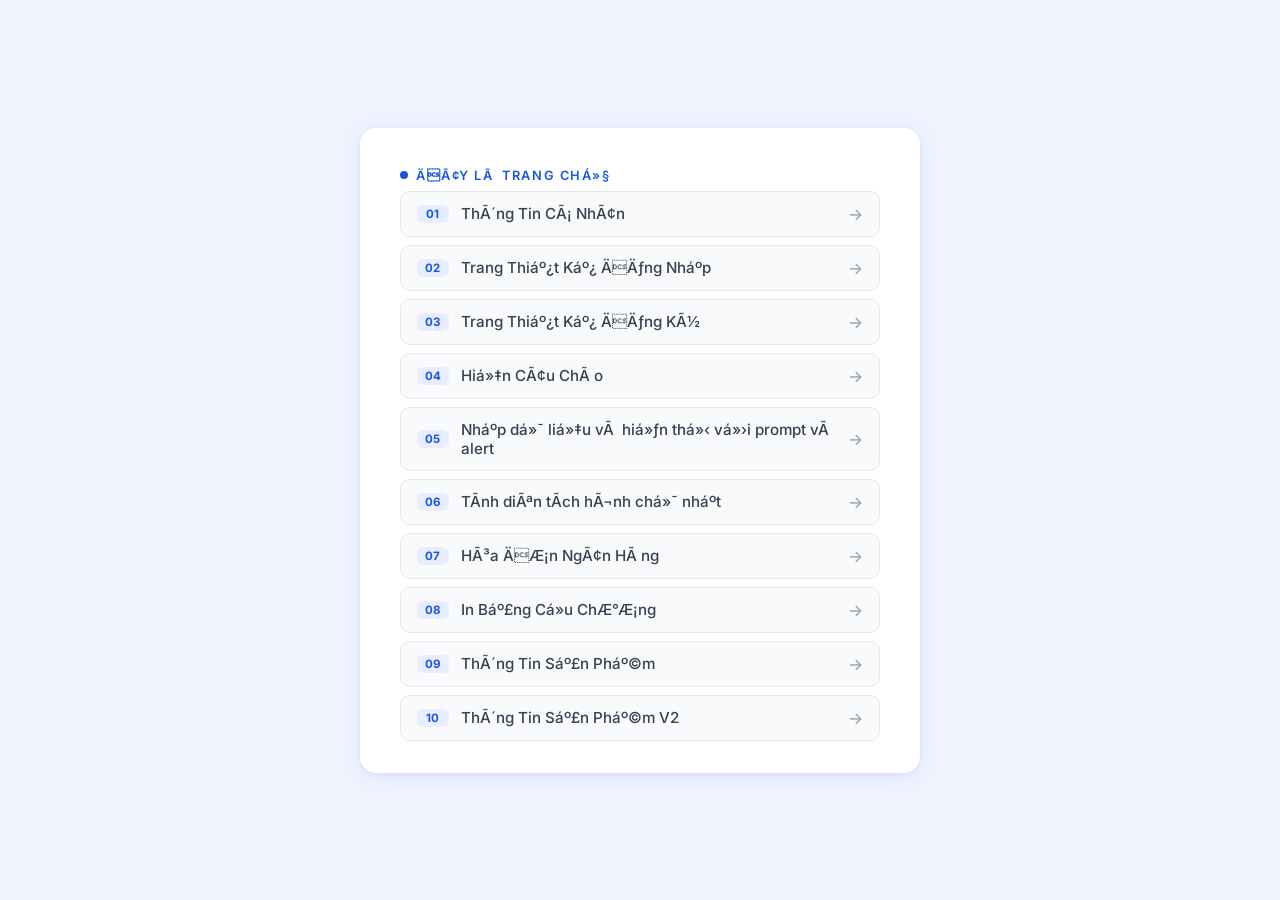
<file: index.html>
<!DOCTYPE html>
<html lang="vi">
	<head>
		<title>Trang chủ</title>
		<meta charset = "ulf-8">
		<link rel="stylesheet" href="css/stylesheet9.css">
	</head>
	<body>
		<div class="container">
			<p>Đây là Trang chủ</p>
			<ul>
			<li>
				<a href="html/TrangCaNhan.html">Thông Tin Cá Nhân</a>
			</li>
			<li>
				<a href="html/pase1.html">Trang Thiết Kế Đăng Nhập</a>
			</li>
			<li>
				<a href="html/pase2.html">Trang Thiết Kế Đăng Ký</a>
			</li>
			<li>
				<a href="html/pase3.html">Hiện Câu Chào</a>
			</li>
			<li>
				<a href="html/pase4.html">Nhập dữ liệu và hiển thị với prompt và alert</a>
			</li>
			<li>
				<a href="html/pase5.html">Tính diên tích hình chữ nhật</a>
			</li>
			<li>
				<a href="html/pase6.html">Hóa Đơn Ngân Hàng</a>
			</li>
			<li>
				<a href="html/pase7.html">In Bảng Cửu Chương</a>
			</li>
			<li>
				<a href="html/pase8.html">Thông Tin Sản Phẩm</a>
			</li>
			<li>
				<a href="html/pase9.html">Thông Tin Sản Phẩm V2</a>
			</li>
			
			</ul>
		</div>
	</body>
	
</html>
</file>
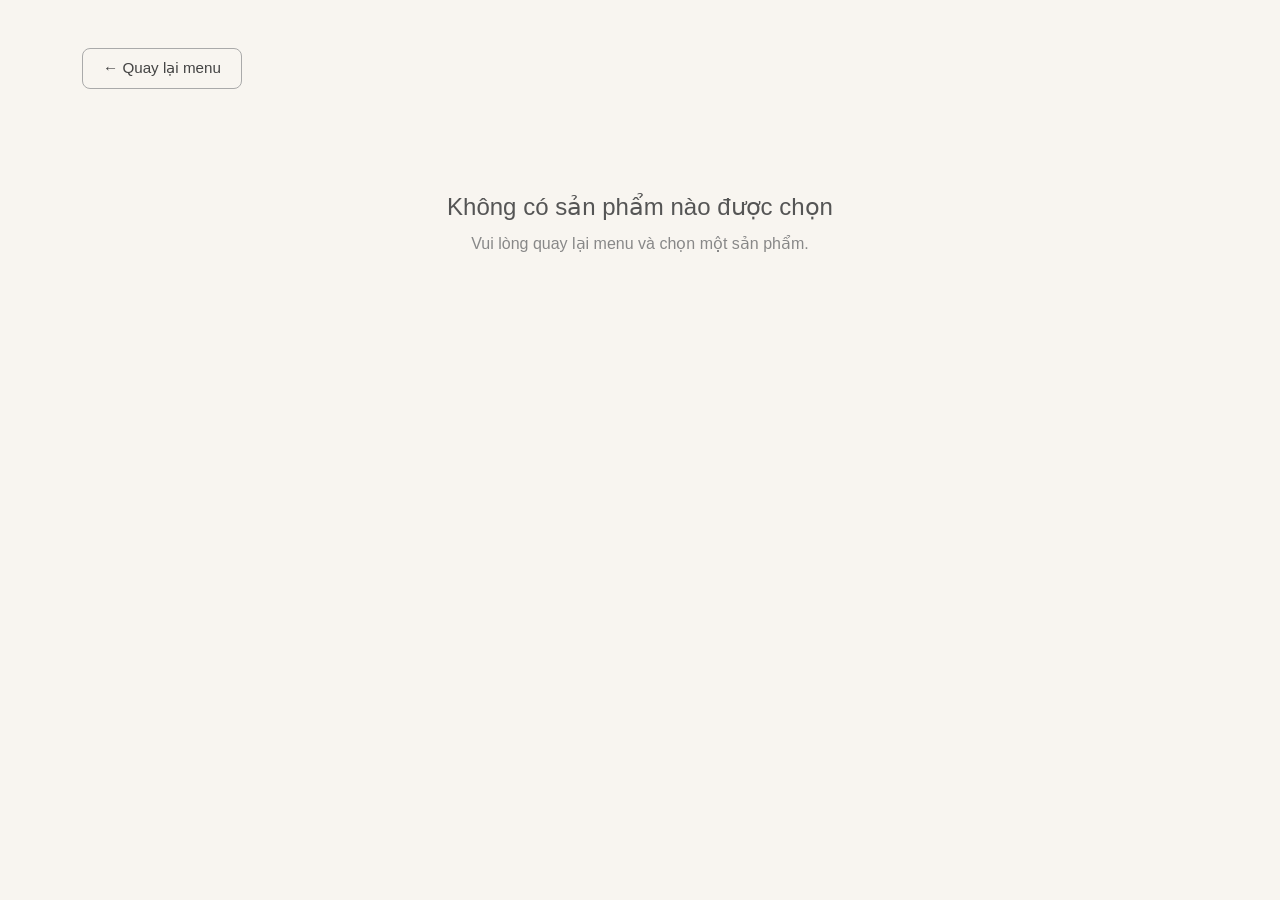
<file: html/chi-tiet.html>
<!DOCTYPE html>
<html lang="vi">
<head>
    <title>Chi Tiết Sản Phẩm</title>
    <meta charset="utf-8">
    <meta name="viewport" content="width=device-width, initial-scale=1">
    <link href="https://cdn.jsdelivr.net/npm/bootstrap@5.3.8/dist/css/bootstrap.min.css" rel="stylesheet">
    <link rel="stylesheet" href="../css/stylesheet11.css">
</head>
<body>
    <div class="container py-5">

        <a href="pase9.html" class="btn-back">← Quay lại menu</a>

        <div id="detail-content"></div>

    </div>

    <script src="https://cdn.jsdelivr.net/npm/bootstrap@5.3.8/dist/js/bootstrap.bundle.min.js"></script>
    <script src="../js/lib1.js"></script>
    <script>
        const params = new URLSearchParams(window.location.search);
        const id = params.get("id");
        const container = document.getElementById("detail-content");

        if (id) {
            const nuoc = products.find(item => item.id == id);

            if (nuoc) {
                container.innerHTML = `
                    <div class="detail-card">
                        <div class="detail-image-wrap">
                            <img src="${nuoc.image}" alt="${nuoc.name}">
                        </div>
                        <div class="detail-body">
                            <div class="detail-name">${nuoc.name}</div>
                            <div class="detail-price">${nuoc.price}000 ₫</div>
                            <p class="detail-description">${nuoc.description}</p>
                            <span class="badge-tag">Đồ uống</span>
                            <span class="badge-tag">Thức uống mát</span>
                        </div>
                    </div>
                `;
            } else {
                container.innerHTML = `
                    <div class="not-found">
                        <h3>Không tìm thấy sản phẩm</h3>
                        <p>Sản phẩm bạn tìm không tồn tại.</p>
                    </div>
                `;
            }
        } else {
            container.innerHTML = `
                <div class="not-found">
                    <h3>Không có sản phẩm nào được chọn</h3>
                    <p>Vui lòng quay lại menu và chọn một sản phẩm.</p>
                </div>
            `;
        }
    </script>
</body>
</html>
</file>
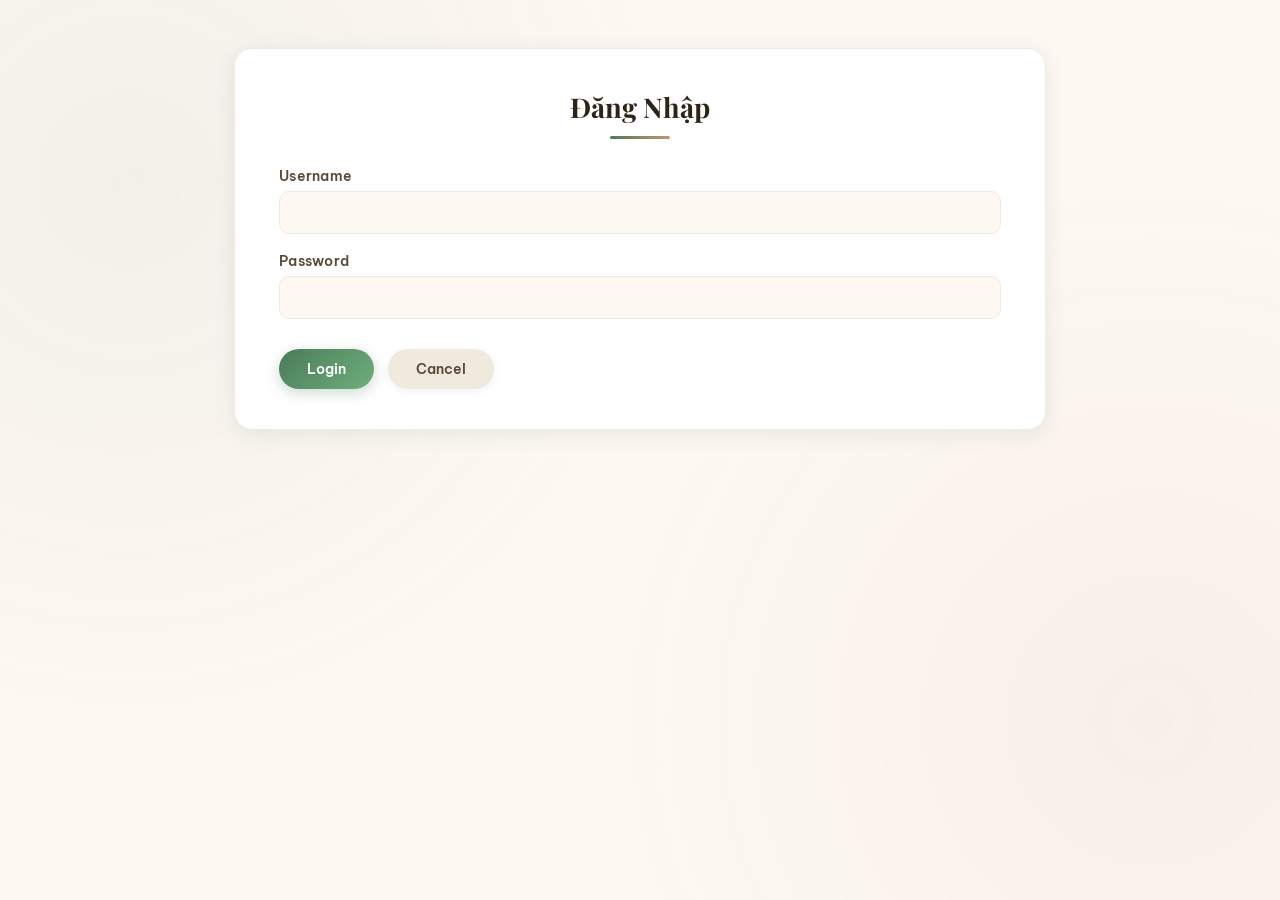
<file: html/pase1.html>
<!DOCTYPE html>
<html lang="vi">
	<head>
		<title>Thiết kế from đăng nhập</title>
		<meta charset = "utf-8">
		<link rel="stylesheet" href="../css/stylesheet2.css">
	</head>
	<body>
		<div class ="container">
			<form id = "frmLogin">
				<h2 id="title">Đăng Nhập</h2>
					<div class = "form-group">
						<label for = "txtUsername">Username</label>
						<input class ="form-control" type ="text" id ="txtUsername" name ="txtUsername">
					</div>
					<div class = "form-group">
						<label for = "txtPassword">Password</label>
						<input class ="form-control" type ="password" id ="txtPassword" name ="txtPassword">
					</div>
					<input class ="button" type ="submit" name ="sbLohin" id ="sbLogin" value="Login">
					<input class ="button" type ="reset" name ="sbCancel" id ="sbCancel" value="Cancel">
			</form>
		</div>
	</body>
	
</html>
</file>
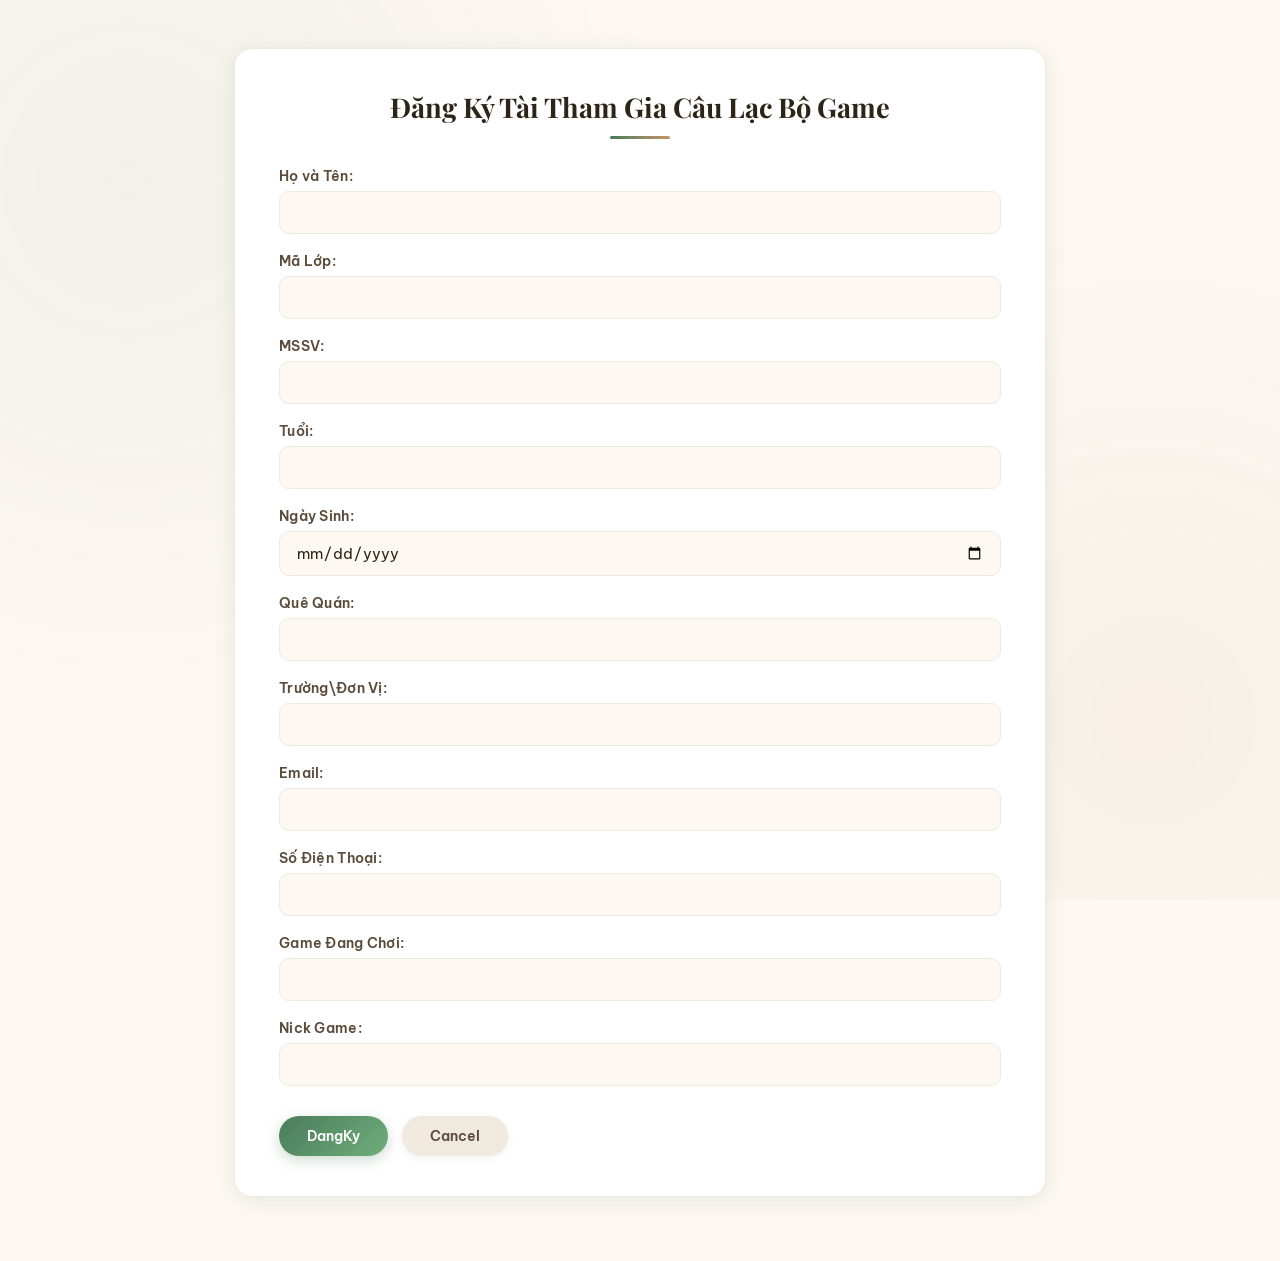
<file: html/pase2.html>
<!DOCTYPE html>
<html lang="vi">
	<head>
		<title>Thiết kế form đăng ký </title>
		<meta charset = "utf-8">
		<link rel="stylesheet" href="../css/stylesheet3.css">
	</head>
	<body>
		<div class ="container">
			<form id = "frmDangKy">
				<h2 id="title">Đăng Ký Tài Tham Gia Câu Lạc Bộ Game</h2>
					<div class = "form-group">
						<label for = "txtHoTen">Họ và Tên:</label>
						<input class ="form-control" type ="text" id ="txtHoTen" name ="txtHoTen">
					</div>
					<div class = "form-group">
						<label for = "txtLop">Mã Lớp:</label>
						<input class ="form-control" type ="text" id ="txtLop" name ="txtLop">
					</div>
					<div class = "form-group">
						<label for = "txtmssv">MSSV:</label>
						<input class ="form-control" type ="text" id ="txtmssv" name ="txtmssv">
					</div>
					<div class = "form-group">
						<label for = "txtTuoi">Tuổi:</label>
						<input class ="form-control" type ="text" id ="txtTuoi" name ="txtTuoi">
					</div>
					<div class = "form-group">
						<label for = "txtNgaySinh">Ngày Sinh:</label>
						<input class ="form-control" type ="date" id ="txtNgaySinh" name ="txtNgaySinh">
					</div>
					<div class = "form-group">
						<label for = "txtQueQuan">Quê Quán:</label>
						<input class ="form-control" type ="text" id ="txtQueQuan" name ="txtQueQuan">
					</div>
					<div class = "form-group">
						<label for = "txtTruong">Trường\Đơn Vị:</label>
						<input class ="form-control" type ="text" id ="txtTruong" name ="txtTruong">
					</div>
					<div class = "form-group">
						<label for = "txtEmail">Email:</label>
						<input class ="form-control" type ="text" id ="txtEmail" name ="txtEmail">
					</div>
					<div class = "form-group">
						<label for = "txtSoDT">Số Điện Thoại:</label>
						<input class ="form-control" type ="text" id ="txtSoDT" name ="txtSoDT">
					</div>
					<div class = "form-group">
						<label for = "txtGame">Game Đang Chơi:</label>
						<input class ="form-control" type ="text" id ="txtGame" name ="txtGame">
					</div>
					<div class = "form-group">
						<label for = "txtNickName">Nick Game:</label>
						<input class ="form-control" type ="text" id ="txtNickName" name ="txtNickName">
					</div>
					
					<input class ="button" type ="submit" name ="sbDangKy" id ="sbDangKy" value="DangKy">
					<input class ="button" type ="reset" name ="sbCancel" id ="sbCancel" value="Cancel">
		
			</form>
		</div>
	</body>
	
</html>
</file>
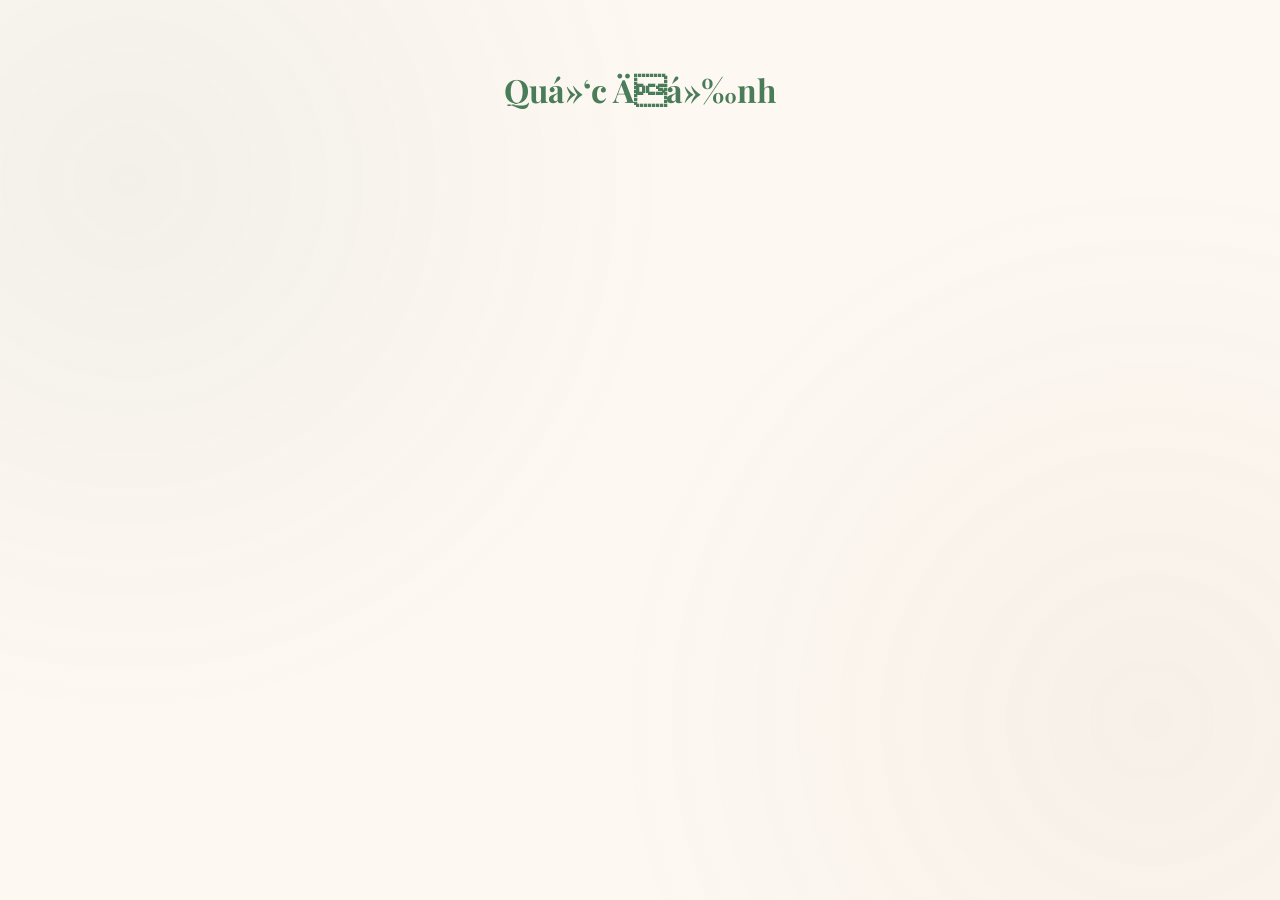
<file: html/pase3.html>
<!DOCTYPE html>
<html lang="vi">
	<head>
		<title>Hiển Thị Câu Chào Với Hộp Thoại alert()</title>
		<meta charset = "ulf-8">
		<link rel="stylesheet" href="../css/stylesheet4.css">
	</head>
	<body>
		<div class = "container">
			<p id ="name">
				Quốc Đỉnh
			</p>
		</div>
		<script>
				let name = document.getElementById("name").innerHTML;

				window.alert(" Xin Chào" + name + "! Buổi Chiều Vui Vẻ");
		</script>
	</body>
	
</html>
</file>
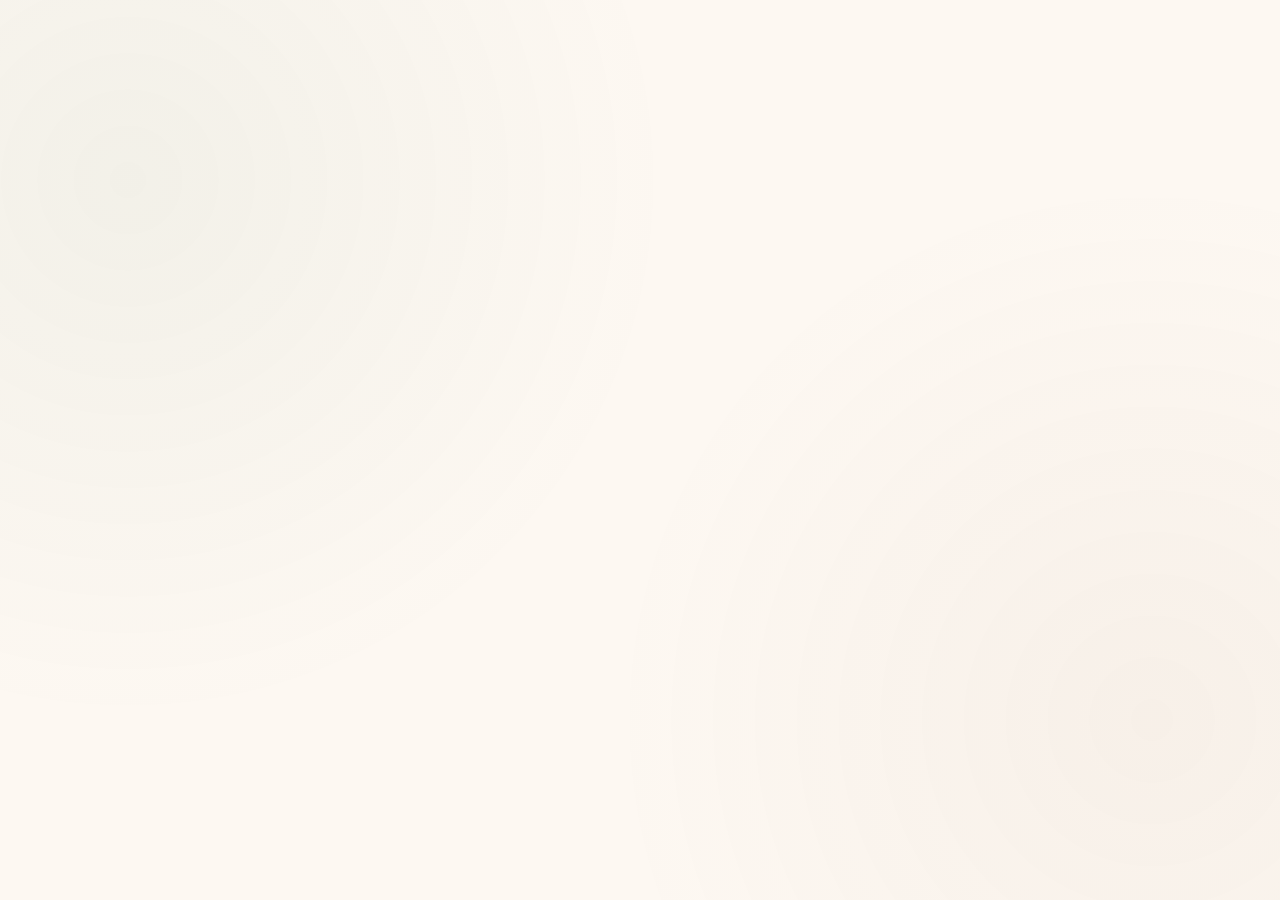
<file: html/pase4.html>
<!DOCTYPE html>
<html lang="vi">
	<head>
		<title>Nhập dữ liệu và hiển thị với prompt và alert</title>
		<meta charset = "ulf-8">
        <link rel="stylesheet" href="../css/stylesheet5.css">
	</head>
	<body>
		<script>
				let name = prompt (" Bí Danh Của Thí Chủ Là Gì ?");
                let yob = Number (prompt (" Năm Sinh Thí Chủ "));
				alert("Xin Chào" + name + ", năm 2026 bạn đã "+ (2026 - yob) +"rồi đó");
                //alert(`Xin Chào ${name} , năm 2026 bạn đã ${(2026 - yob)} rồi đó');
		</script>
	</body>
	
</html>
</file>
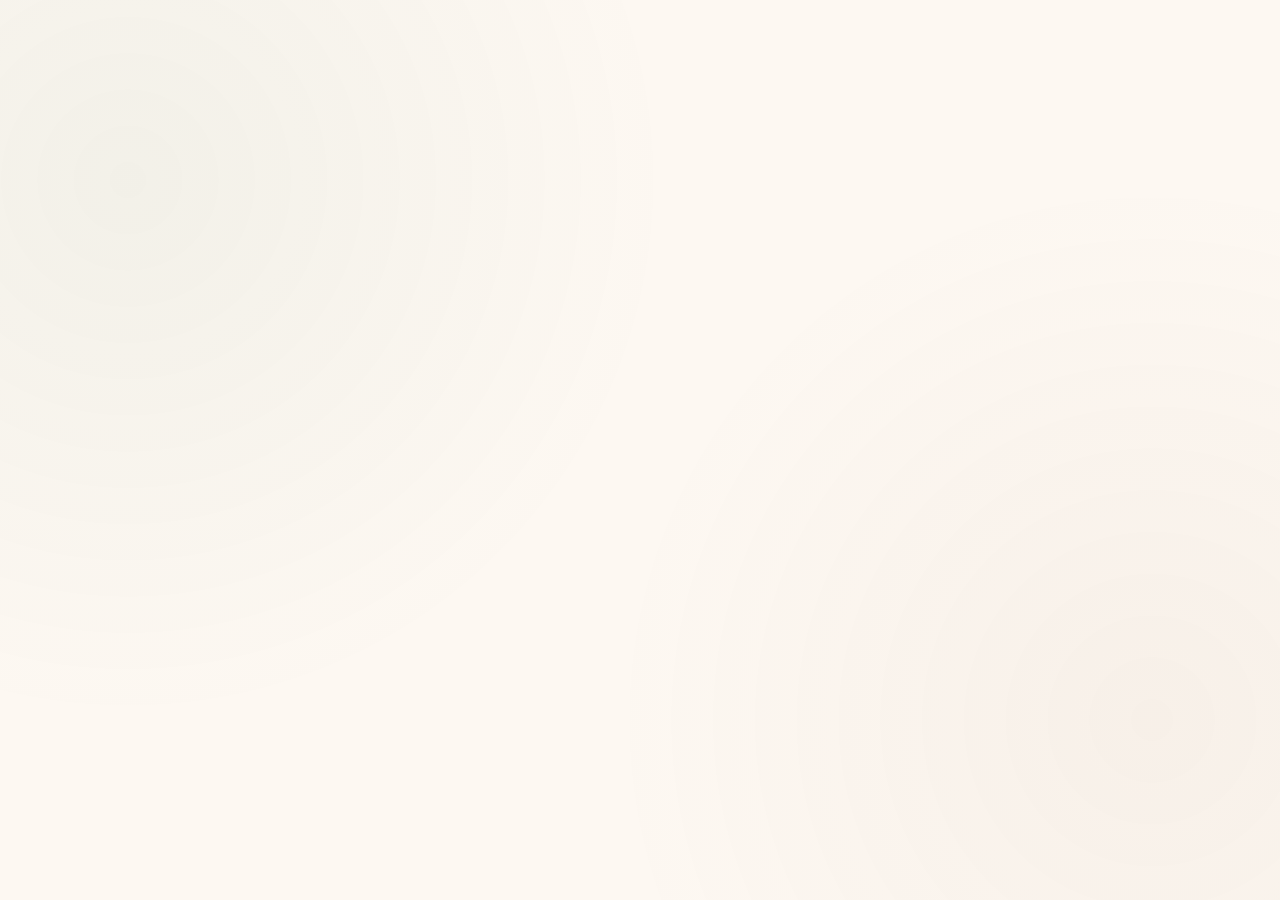
<file: html/pase5.html>
<!DOCTYPE html>
<html lang="vi">
	<head>
		<title>Tính Diện Tích Hình Chữ Nhật</title>
		<meta charset = "ulf-8">
        <link rel="stylesheet" href="../css/stylesheet6.css">
	</head>
	<body>
		<script>
				let d = Number(prompt("Nhập Chiều Dài"));
                let r;
                do{
                 r = Number(prompt("Nhập Chiều Rộng"));
                    if(r>d)
                        alert("Nhập Lại đi má !!!!");
                }while(r>d);

                if(r==d)
                {
                    alert(`Trường Hợp Đặc Biệt: diện tích hình vuông có cạnh ${d}cm là ${d*r} cm^2`);
                }
                else
                {
                    alert(`Diện tích hình chữ nhật có chiều dài ${d} cm và chiều rộng ${r} cm là ${d*r} cm^2`);
                }
		</script>
	</body>
	
</html>
</file>
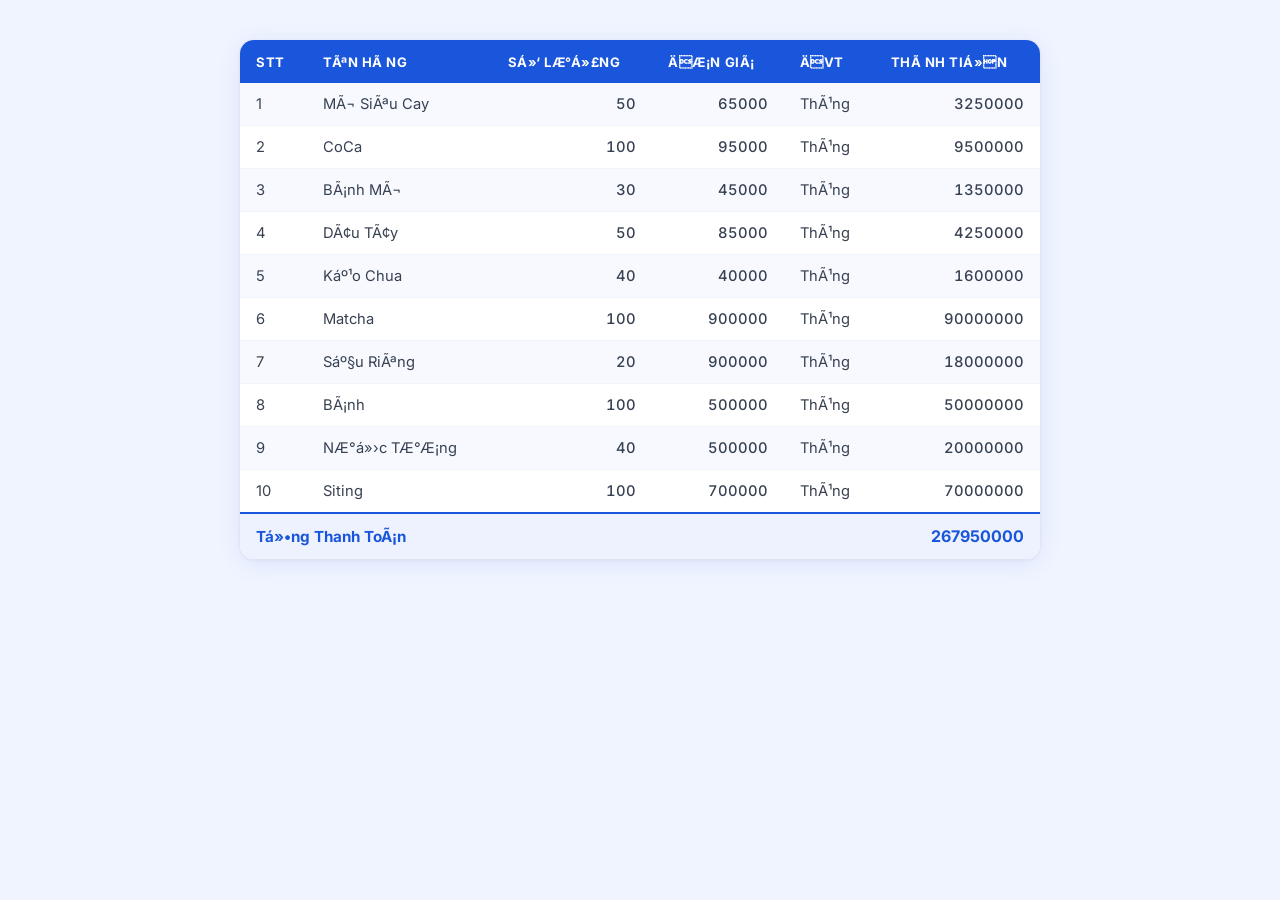
<file: html/pase6.html>
<!DOCTYPE html>
<html lang="vi">
	<head>
		<title>Hóa Đơn Mua Hàng</title>
		<meta charset = "ulf-8">
        <link rel="stylesheet" href="../css/stylesheet7.css">
	</head>
	<body>
		<table>
            <tr>
                <th>STT</th>
                <th>Tên Hàng</th>
                <th>Số Lượng</th>
                <th>Đơn Giá</th>
                <th>Đvt</th>
                <th>Thành Tiền</th>
            </tr>
            <tr>
                <td>1</td>
                <td class = "tenhang">Mì Siêu Cay</td>
                <td class = "soluong">50</td>
                <td class = "donggia">65000</td>
                <td>Thùng</td>
                <td class = " thanhtien">?</td>
            </tr>
                <td>2</td>
                <td class = "tenhang">CoCa</td>
                <td class = "soluong">100</td>
                <td class = "donggia">95000</td>
                <td>Thùng</td>
                <td class = " thanhtien">?</td>
            </tr>
            <tr>
                <td>3</td>
                <td class = "tenhang">Bánh Mì</td>
                <td class = "soluong">30</td>
                <td class = "donggia">45000</td>
                <td>Thùng</td>
                <td class = " thanhtien">?</td>
            </tr>
            <tr>
                <td>4</td>
                <td class = "tenhang">Dâu Tây</td>
                <td class = "soluong">50</td>
                <td class = "donggia">85000</td>
                <td>Thùng</td>
                <td class = " thanhtien">?</td>
            </tr>
            <tr>
                <td>5</td>
                <td class = "tenhang">Kẹo Chua</td>
                <td class = "soluong">40</td>
                <td class = "donggia">40000</td>
                <td>Thùng</td>
                <td class = " thanhtien">?</td>
            </tr>
            <tr>
                <td>6</td>
                <td class = "tenhang">Matcha</td>
                <td class = "soluong">100</td>
                <td class = "donggia">900000</td>
                <td>Thùng</td>
                <td class = " thanhtien">?</td>
            </tr>
            <tr>
                <td>7</td>
                <td class = "tenhang">Sầu Riêng</td>
                <td class = "soluong">20</td>
                <td class = "donggia">900000</td>
                <td>Thùng</td>
                <td class = " thanhtien">?</td>
            </tr>
            </tr>
                <td>8</td>
                <td class = "tenhang">Bánh</td>
                <td class = "soluong">100</td>
                <td class = "donggia">500000</td>
                <td>Thùng</td>
                <td class = " thanhtien">?</td>
            </tr>
            </tr>
                <td>9</td>
                <td class = "tenhang">Nước Tương</td>
                <td class = "soluong">40</td>
                <td class = "donggia">500000</td>
                <td>Thùng</td>
                <td class = " thanhtien">?</td>
            </tr>
            </tr>
                <td>10</td>
                <td class = "tenhang">Siting</td>
                <td class = "soluong">100</td>
                <td class = "donggia">700000</td>
                <td>Thùng</td>
                <td class = " thanhtien">?</td>
            </tr>

            <tr>
                <td colspan="5">Tổng Thanh Toán</td>
                <td id = "tongthanhtoan">?</td>
            </tr>
        </table>
        <script>
            // truy xuất
            const sl = document.getElementsByClassName("soluong");
            const dg = document.getElementsByClassName("donggia");
            const tt = document.getElementsByClassName("thanhtien");
            //khởi tạo
            let tongthanhtoan = 0;

            //Duyệt mảng
            for(let i = 0; i< sl.length; i++)
            {
                let thanhtien = parseInt(sl[i].innerText)* parseInt(dg[i].innerText);
                tt[i].innerText = thanhtien;
                tongthanhtoan += thanhtien;
            }
            // cập nhật giá trị
            document.getElementById("tongthanhtoan").innerText = tongthanhtoan;
        </script>
	</body>
	
</html>
</file>
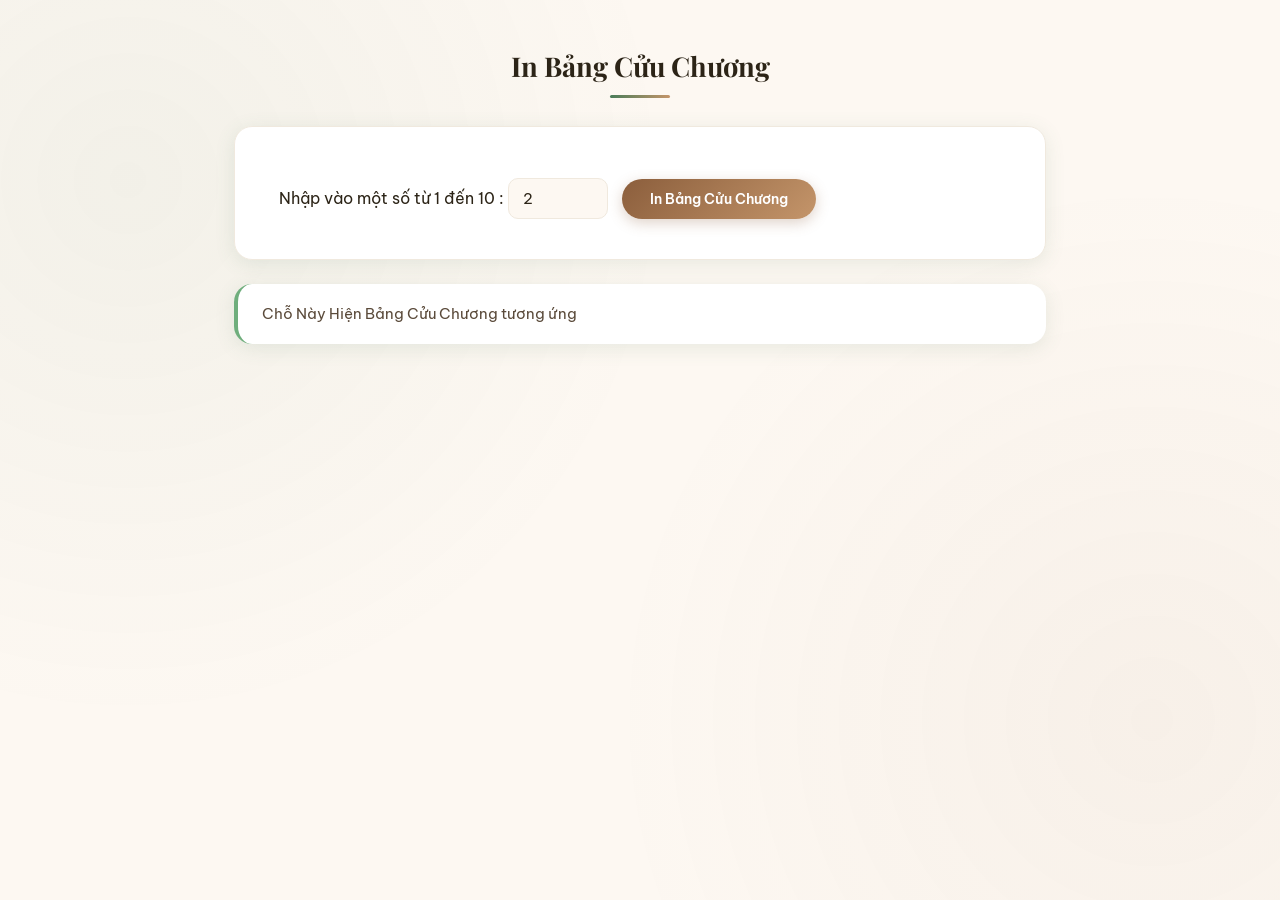
<file: html/pase7.html>
<!DOCTYPE html>
<html lang="vi">
	<head>
		<title>In Bảng Cửu Chương</title>
		<meta charset = "utf-8">
		<link rel="stylesheet" href="../css/stylesheet8.css">
	</head>
	<body>
		<div class ="container">
            <h2 id="title">In Bảng Cửu Chương</h2>
			<form id = "frmBCC">
				<label>
                    Nhập vào một số từ 1 đến 10 :
                </label>
					<input type = "number" name ="txtSo" id = "txtSo" value="2">
                    <input type = "button" value="In Bảng Cửu Chương" onclick = "inBCC(document.getElementById('txtSo').value)">
			</form>
            <div id = "result">
                    Chỗ Này Hiện Bảng Cửu Chương tương ứng
            </div>
		</div>
        <script src = "../js/lib.js"></script>
	</body>
	
</html>
</file>
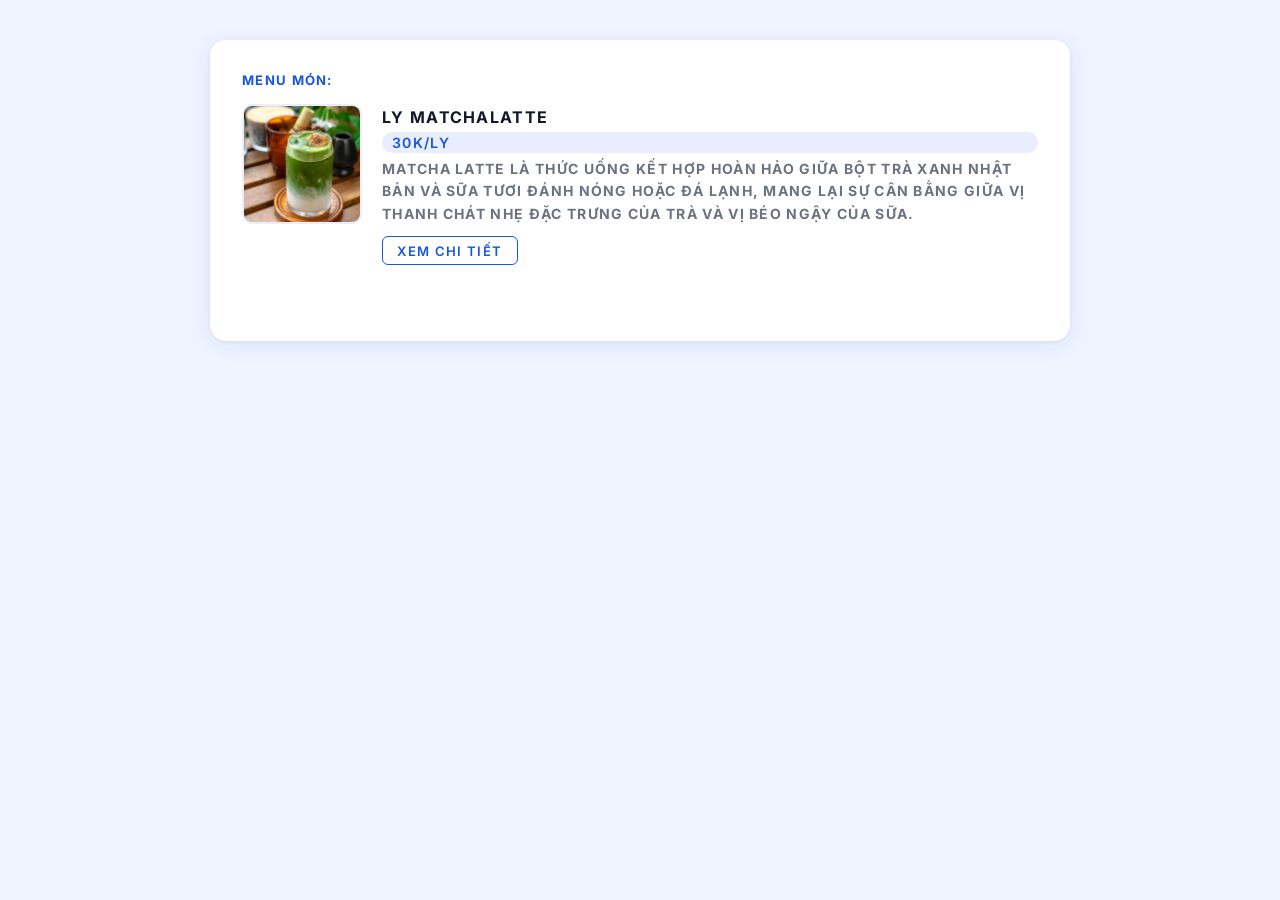
<file: html/pase8.html>
<!DOCTYPE html>
<html lang="vi">
	<head>
		<title>Thiết kế trang sản phẩm</title>
		<meta charset="utf-8">
        <script src="../js/lib1.js"></script>
        <link rel="stylesheet" href="../css/stylesheet12.css">
	</head>
	<body>
		<div class="container">
            <div id="container-product-list">
                Menu Món:
            </div>
		</div>
        <script>
            addItem("Ly MatchaLatte", "30k/ly", "Matcha Latte là thức uống kết hợp hoàn hảo giữa bột trà xanh Nhật Bản và sữa tươi đánh nóng hoặc đá lạnh, mang lại sự cân bằng giữa vị thanh chát nhẹ đặc trưng của trà và vị béo ngậy của sữa.", "#", "../assets/img/matcha.jpg")
        </script>
	</body>
</html>
</file>
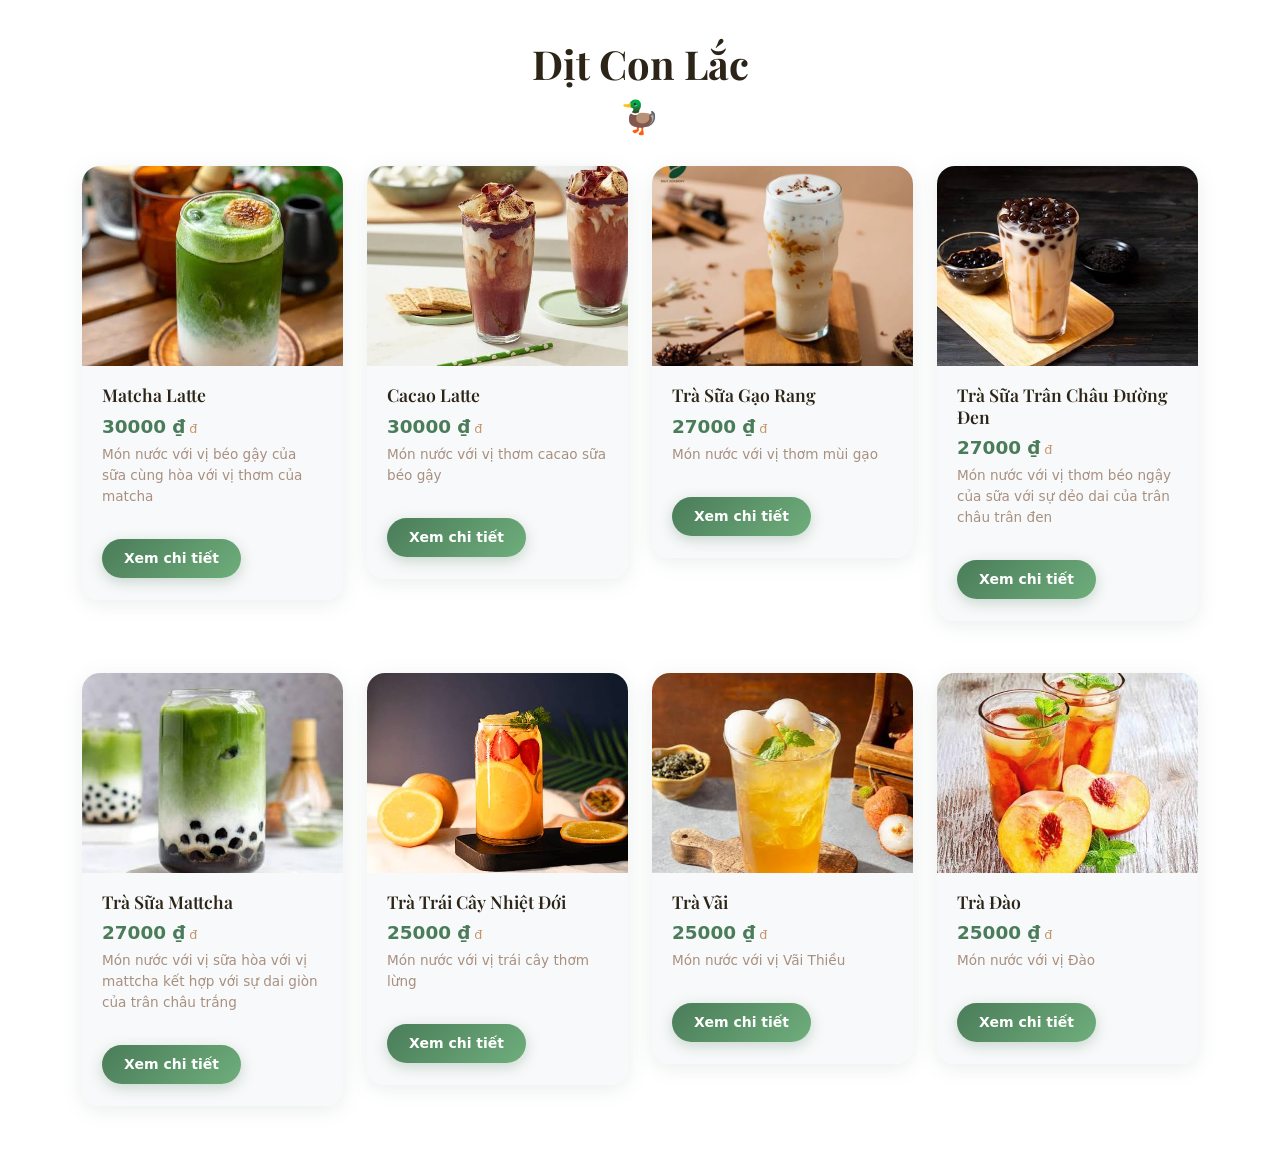
<file: html/pase9.html>
<!DOCTYPE html>
<html lang="vi">
	<head>
		<title>Thiết kế trang sản phẩm</title>
		<meta charset = "utf-8">
        <script src = "../js/lib1.js"></script>
        <link rel="stylesheet" href="../css/stylesheet10.css">
    
        <!-- Latest compiled and minified CSS -->
        <link href="https://cdn.jsdelivr.net/npm/bootstrap@5.3.8/dist/css/bootstrap.min.css" rel="stylesheet">
        <!-- Latest compiled JavaScript -->
        <script src="https://cdn.jsdelivr.net/npm/bootstrap@5.3.8/dist/js/bootstrap.bundle.min.js"></script>
    </head>
	<body>
		<div class ="container">
            <h1>Dịt Con Lắc</h1>
                <div class="row row-cols-1 row-cols-sm-2 row-cols-md-4 g-4" id = "product-list">
                
                </div>
		</div>
        <script>
            loadAllProducts(products);
        </script>
	</body>

</html>
</file>
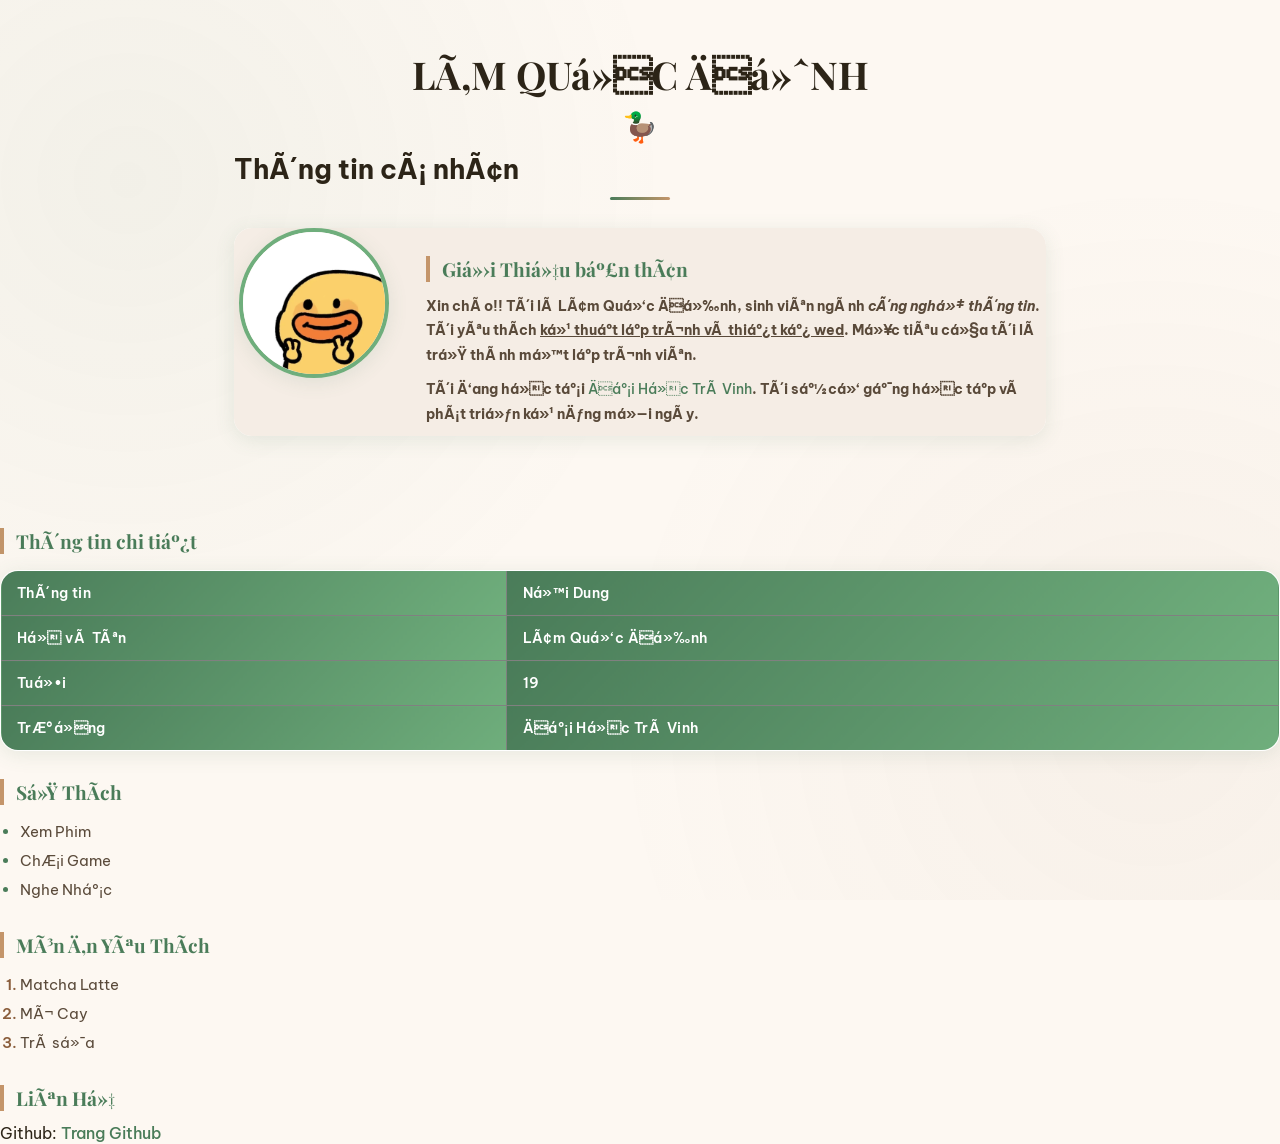
<file: html/TrangCaNhan.html>
<!DOCTYPE html>
<html lang="vi">
	<head>
		<title>Thông tin cá nhân</title>
		<meta charset = "ulf-8">
		<link rel="stylesheet" href="../css/stylesheet.css">
	</head>
	<body>
		<div class = "container">
			<h1>LÂM QUỐC ĐỈNH</h1>
			<h2>Thông tin cá nhân</h2>
			<table>
				<tr>
					<td id = "cot1">
						<img src="../assets/img/vit.jpg"alt="ảnh cá nhân">
					</td>
					<td id = "cot2">
						<h3 class = "tieude">Giới Thiệu bản thân</h3>
			
						<p>
							Xin chào!! Tôi là <b>Lâm Quốc Đỉnh</b>,
							sinh viên ngành <i>công nghệ thông tin</i>.
							Tôi yêu thích <u> kỹ thuật lập trình và thiết kế wed</u>.
							Mục tiêu của tôi là trở thành một lập trình viên.
						</p>
						<p>
							Tôi đang học tại <a href ="https://www.tvu.edu.vn/">Đại Học Trà Vinh</a>.
							Tôi sẽ cố gắng học tập và phát triển kỹ năng mỗi ngày.
						</p>	

					</td>
				</tr>
			</table>						
		</div>
		<h3 class = "tieude">Thông tin chi tiết</h3>
		<table border="1">
			<tr>
				<th>Thông tin</th>
				<th>Nội Dung</th>
			</tr>
			<tr>
				<th>Họ và Tên</th>
				<th>Lâm Quốc Đỉnh</th>
			</tr>
			<tr>
				<th>Tuổi</th>
				<th>19</th>
			</tr>
			<tr>
				<th>Trường</th>
				<th>Đại Học Trà Vinh</th>
			</tr>

		</table>
		
		<h3 class = "tieude">Sở Thích</h3>
			<ul>
				<li>Xem Phim</li>
				<li>Chơi Game</li>
				<li>Nghe Nhạc</li>
			</ul>
		<h3 class = "tieude">Món Ăn Yêu Thích</h3>
			<ol>
				<li>Matcha Latte</li>
				<li>Mì Cay</li>
				<li>Trà sữa</li>
			</ol>
		<h3 class = "tieude">Liên Hệ</h3>
			<p>
				Github:
				<a href ="https://github.com/lamquocdinh83-max/QuocDinh">Trang Github</a>
			</p>
	</body>
	
</html>
</file>
<file: css/stylesheet9.css>
@import url('https://fonts.googleapis.com/css2?family=Inter:wght@400;500;600;700&display=swap');
 
*, *::before, *::after {
  box-sizing: border-box;
  margin: 0;
  padding: 0;
}
 
body {
  font-family: 'Inter', sans-serif;
  background: #f0f4ff;
  min-height: 100vh;
  display: flex;
  align-items: center;
  justify-content: center;
  padding: 2rem 1rem;
}
 
.container {
  background: #ffffff;
  border-radius: 16px;
  box-shadow: 0 4px 24px rgba(26, 86, 219, 0.10), 0 1px 4px rgba(0,0,0,0.06);
  padding: 2.5rem 2.5rem 2rem;
  width: 100%;
  max-width: 560px;
}
 
.container > p {
  font-size: 0.8rem;
  font-weight: 600;
  text-transform: uppercase;
  letter-spacing: 0.12em;
  color: #1a56db;
  margin-bottom: 0.5rem;
}
 
.container > p::before {
  content: '';
  display: inline-block;
  width: 8px;
  height: 8px;
  border-radius: 50%;
  background: #1a56db;
  margin-right: 8px;
  vertical-align: middle;
  position: relative;
  top: -1px;
}
 
h1.page-title {
  font-size: 1.6rem;
  font-weight: 700;
  color: #111827;
  margin-bottom: 1.75rem;
}
 
ul {
  list-style: none;
  display: flex;
  flex-direction: column;
  gap: 0.5rem;
  counter-reset: nav-counter;
}
 
li {
  counter-increment: nav-counter;
}
 
li a {
  display: flex;
  align-items: center;
  gap: 0.75rem;
  text-decoration: none;
  color: #374151;
  font-size: 0.95rem;
  font-weight: 500;
  padding: 0.75rem 1rem;
  border-radius: 10px;
  border: 1px solid #e5e7eb;
  background: #f9fafb;
  transition: background 0.18s, border-color 0.18s, color 0.18s, transform 0.15s;
  position: relative;
}
 
li a::before {
  content: counter(nav-counter, decimal-leading-zero);
  font-size: 0.72rem;
  font-weight: 700;
  color: #1a56db;
  background: #e8eeff;
  border-radius: 6px;
  padding: 2px 7px;
  min-width: 32px;
  text-align: center;
  flex-shrink: 0;
  letter-spacing: 0.03em;
}
 
li a::after {
  content: '→';
  margin-left: auto;
  font-size: 1rem;
  color: #9ca3af;
  transition: transform 0.18s, color 0.18s;
}
 
li a:hover {
  background: #eef2ff;
  border-color: #1a56db;
  color: #1a56db;
  transform: translateX(3px);
}
 
li a:hover::before {
  background: #1a56db;
  color: #fff;
}
 
li a:hover::after {
  color: #1a56db;
  transform: translateX(4px);
}
 
li a:active {
  transform: translateX(1px);
  background: #dde6ff;
}
 
@media (max-width: 480px) {
  .container {
    padding: 1.75rem 1.25rem 1.5rem;
  }
}
</file>
<file: css/stylesheet11.css>
/* ===== TRANG CHI TIẾT SẢN PHẨM ===== */

body {
    background-color: #f8f5f0;
    min-height: 100vh;
    font-family: 'Segoe UI', Tahoma, Geneva, Verdana, sans-serif;
}

/* Nút quay lại */
.btn-back {
    display: inline-block;
    margin-bottom: 24px;
    padding: 8px 20px;
    border: 1px solid #aaa;
    border-radius: 8px;
    color: #444;
    text-decoration: none;
    font-size: 0.95rem;
    transition: background 0.2s, color 0.2s;
}

.btn-back:hover {
    background-color: #e8e0d5;
    color: #2d2013;
}

/* Card chi tiết */
.detail-card {
    background: white;
    border-radius: 16px;
    overflow: hidden;
    box-shadow: 0 4px 24px rgba(0, 0, 0, 0.10);
    display: flex;
    flex-wrap: wrap;
}

/* Khung ảnh */
.detail-image-wrap {
    flex: 1 1 300px;
    background: #f0ebe3;
    display: flex;
    align-items: center;
    justify-content: center;
    padding: 40px 32px;
    min-height: 320px;
}

.detail-image-wrap img {
    max-height: 280px;
    max-width: 100%;
    object-fit: contain;
    border-radius: 12px;
}

/* Nội dung thông tin */
.detail-body {
    flex: 1 1 320px;
    padding: 40px 36px;
    display: flex;
    flex-direction: column;
    justify-content: center;
}

.detail-name {
    font-size: 2rem;
    font-weight: 700;
    color: #2d2013;
    margin-bottom: 10px;
}

.detail-price {
    font-size: 1.4rem;
    font-weight: 600;
    color: #c0722a;
    margin-bottom: 20px;
}

.detail-description {
    font-size: 1.05rem;
    color: #555;
    line-height: 1.8;
    margin-bottom: 32px;
}

/* Badge tag */
.badge-tag {
    display: inline-block;
    background: #fef3e8;
    color: #c0722a;
    border: 1px solid #f5d9b5;
    border-radius: 20px;
    padding: 4px 14px;
    font-size: 0.85rem;
    margin-right: 6px;
    margin-bottom: 6px;
}

/* Thông báo lỗi / không tìm thấy */
.not-found {
    text-align: center;
    padding: 80px 20px;
    color: #888;
}

.not-found h3 {
    font-size: 1.5rem;
    margin-bottom: 10px;
    color: #555;
}

/* Responsive mobile */
@media (max-width: 600px) {
    .detail-image-wrap {
        padding: 24px 16px;
        min-height: 220px;
    }

    .detail-body {
        padding: 24px 20px;
    }

    .detail-name {
        font-size: 1.5rem;
    }

    .detail-price {
        font-size: 1.15rem;
    }
}
</file>
<file: css/stylesheet2.css>
@import url('https://fonts.googleapis.com/css2?family=Playfair+Display:wght@500;700&family=Be+Vietnam+Pro:wght@300;400;500;600&display=swap');
 
/* ─── Design Tokens ─── */
:root {
  --matcha:        #4A7C59;
  --matcha-light:  #6FAE7C;
  --matcha-pale:   #E8F4EC;
  --cacao:         #8B5E3C;
  --cacao-light:   #C4956A;
  --cacao-pale:    #F5EDE5;
  --cream:         #FDF8F2;
  --cream-dark:    #F0E9DE;
  --text-dark:     #2C2417;
  --text-mid:      #5A4A3A;
  --text-light:    #A89080;
  --white:         #FFFFFF;
  --shadow-soft:   0 4px 20px rgba(74,124,89,0.12);
  --shadow-hover:  0 14px 40px rgba(74,124,89,0.22);
  --radius-card:   18px;
  --radius-input:  10px;
  --radius-btn:    50px;
}
 
/* ─── Reset & Base ─── */
*, *::before, *::after { box-sizing: border-box; margin: 0; padding: 0; }
 
body {
  font-family: 'Be Vietnam Pro', sans-serif;
  background-color: var(--cream);
  color: var(--text-dark);
  min-height: 100vh;
}
 
/* ─── Page decoration: subtle leaf pattern ─── */
body::before {
  content: '';
  position: fixed;
  inset: 0;
  background-image:
    radial-gradient(circle at 10% 20%, rgba(74,124,89,0.06) 0%, transparent 40%),
    radial-gradient(circle at 90% 80%, rgba(139,94,60,0.05) 0%, transparent 40%);
  pointer-events: none;
  z-index: 0;
}
 
/* ─── Container ─── */
.container {
  position: relative;
  z-index: 1;
  max-width: 860px;
  margin: 0 auto;
  padding: 48px 24px 64px;
}
 
/* ─── Page Header / Title ─── */
h1, h2#title, #title {
  font-family: 'Playfair Display', serif;
  font-weight: 700;
  color: var(--text-dark);
  text-align: center;
}
 
h1 {
  font-size: 2.4rem;
  margin-bottom: 8px;
}
 
h1::after {
  content: '🦆';
  display: block;
  font-size: 1.8rem;
  margin-top: 6px;
}
 
h2, h2#title, #title {
  font-size: 1.7rem;
  margin-bottom: 28px;
  position: relative;
  padding-bottom: 14px;
}
 
h2::after, h2#title::after, #title::after {
  content: '';
  position: absolute;
  bottom: 0;
  left: 50%;
  transform: translateX(-50%);
  width: 60px;
  height: 3px;
  background: linear-gradient(90deg, var(--matcha), var(--cacao-light));
  border-radius: 2px;
}
 
h3.tieude {
  font-family: 'Playfair Display', serif;
  font-size: 1.2rem;
  color: var(--matcha);
  margin: 28px 0 12px;
  padding-left: 12px;
  border-left: 4px solid var(--cacao-light);
}
 
/* ─── Form Card Wrapper ─── */
form {
  background: var(--white);
  border-radius: var(--radius-card);
  box-shadow: var(--shadow-soft);
  padding: 40px 44px;
  border: 1px solid var(--cream-dark);
}
 
/* ─── Form Groups ─── */
.form-group {
  margin-bottom: 18px;
  display: flex;
  flex-direction: column;
  gap: 6px;
}
 
.form-group label {
  font-size: 0.875rem;
  font-weight: 600;
  color: var(--text-mid);
  letter-spacing: 0.02em;
}
 
/* ─── Inputs ─── */
.form-control {
  width: 100%;
  padding: 11px 16px;
  border: 1.5px solid var(--cream-dark);
  border-radius: var(--radius-input);
  font-family: 'Be Vietnam Pro', sans-serif;
  font-size: 0.95rem;
  color: var(--text-dark);
  background: var(--cream);
  transition: border-color 0.25s ease, box-shadow 0.25s ease;
  outline: none;
}
 
.form-control:focus {
  border-color: var(--matcha-light);
  box-shadow: 0 0 0 3px rgba(111,174,124,0.2);
  background: var(--white);
}
 
/* ─── Buttons ─── */
.button,
input[type="submit"],
input[type="reset"],
input[type="button"],
button {
  padding: 11px 28px;
  border: none;
  border-radius: var(--radius-btn);
  font-family: 'Be Vietnam Pro', sans-serif;
  font-size: 0.9rem;
  font-weight: 600;
  cursor: pointer;
  transition: transform 0.2s ease, box-shadow 0.2s ease, background 0.3s ease;
  margin-right: 10px;
  margin-top: 12px;
}
 
input[type="submit"], .btn-primary, .button:first-of-type {
  background: linear-gradient(135deg, var(--matcha), var(--matcha-light));
  color: var(--white);
  box-shadow: 0 4px 14px rgba(74,124,89,0.28);
}
 
input[type="submit"]:hover {
  transform: translateY(-2px);
  box-shadow: 0 8px 20px rgba(74,124,89,0.35);
}
 
input[type="reset"], .btn-secondary {
  background: var(--cream-dark);
  color: var(--text-mid);
  box-shadow: 0 2px 8px rgba(0,0,0,0.06);
}
 
input[type="reset"]:hover {
  background: var(--cacao-pale);
  transform: translateY(-2px);
}
 
input[type="button"] {
  background: linear-gradient(135deg, var(--cacao), var(--cacao-light));
  color: var(--white);
  box-shadow: 0 4px 14px rgba(139,94,60,0.28);
}
 
input[type="button"]:hover {
  transform: translateY(-2px);
  box-shadow: 0 8px 20px rgba(139,94,60,0.35);
}
 
/* ─── Table ─── */
table {
  width: 100%;
  border-collapse: collapse;
  background: var(--white);
  border-radius: var(--radius-card);
  overflow: hidden;
  box-shadow: var(--shadow-soft);
  margin-top: 16px;
}
 
table th {
  background: linear-gradient(135deg, var(--matcha), var(--matcha-light));
  color: var(--white);
  padding: 13px 16px;
  font-size: 0.875rem;
  font-weight: 600;
  text-align: left;
  letter-spacing: 0.03em;
}
 
table td {
  padding: 12px 16px;
  font-size: 0.9rem;
  color: var(--text-dark);
  border-bottom: 1px solid var(--cream-dark);
}
 
table tr:last-child td {
  border-bottom: none;
}
 
table tr:nth-child(even) td {
  background: var(--cream);
}
 
table tr:hover td {
  background: var(--matcha-pale);
  transition: background 0.2s;
}
 
table tr:last-child td {
  background: var(--cacao-pale);
  font-weight: 700;
  color: var(--cacao);
}
 
/* ─── Links ─── */
a {
  color: var(--matcha);
  font-weight: 500;
  text-decoration: none;
  border-bottom: 1px solid transparent;
  transition: border-color 0.2s, color 0.2s;
}
 
a:hover {
  color: var(--cacao);
  border-bottom-color: var(--cacao-light);
}
 
/* ─── Lists ─── */
ul, ol {
  padding-left: 20px;
}
 
ul li, ol li {
  padding: 5px 0;
  color: var(--text-mid);
  font-size: 0.95rem;
}
 
ul li::marker { color: var(--matcha); }
ol li::marker { color: var(--cacao); font-weight: 600; }
 
/* ─── Navigation (index.html) ─── */
.nav-list {
  list-style: none;
  padding: 0;
  display: flex;
  flex-direction: column;
  gap: 10px;
}
 
.nav-list li a {
  display: flex;
  align-items: center;
  gap: 12px;
  padding: 14px 20px;
  background: var(--white);
  border-radius: 12px;
  box-shadow: var(--shadow-soft);
  color: var(--text-dark);
  font-weight: 500;
  border: 1px solid var(--cream-dark);
  border-bottom: 1px solid var(--cream-dark);
  transition: transform 0.2s, box-shadow 0.2s, background 0.2s;
}
 
.nav-list li a::before {
  content: '🍵';
  font-size: 1rem;
}
 
.nav-list li a:hover {
  background: var(--matcha-pale);
  transform: translateX(6px);
  box-shadow: var(--shadow-hover);
  color: var(--matcha);
  border-color: var(--matcha-light);
}
 
/* ─── Result / Output div ─── */
#result {
  margin-top: 24px;
  padding: 20px 24px;
  background: var(--white);
  border-radius: var(--radius-card);
  box-shadow: var(--shadow-soft);
  font-size: 0.95rem;
  color: var(--text-mid);
  border-left: 4px solid var(--matcha-light);
  min-height: 60px;
}
 
/* ─── Number input ─── */
input[type="number"] {
  width: 100px;
  padding: 10px 14px;
  border: 1.5px solid var(--cream-dark);
  border-radius: var(--radius-input);
  font-family: 'Be Vietnam Pro', sans-serif;
  font-size: 0.95rem;
  color: var(--text-dark);
  background: var(--cream);
  outline: none;
  transition: border-color 0.25s, box-shadow 0.25s;
  margin-right: 10px;
}
 
input[type="number"]:focus {
  border-color: var(--matcha-light);
  box-shadow: 0 0 0 3px rgba(111,174,124,0.2);
}
 
/* ─── Profile photo (TrangCaNhan) ─── */
#cot1 img {
  width: 150px;
  height: 150px;
  object-fit: cover;
  border-radius: 50%;
  border: 4px solid var(--matcha-light);
  box-shadow: var(--shadow-soft);
  display: block;
  margin: 0 auto;
}
 
#cot1 { width: 180px; padding: 0 20px 0 0; vertical-align: top; }
#cot2 { vertical-align: top; padding: 0 0 0 12px; }
#cot2 p { margin-bottom: 10px; line-height: 1.7; color: var(--text-mid); }
 
/* ─── Paragraph intro ─── */
#name {
  font-family: 'Playfair Display', serif;
  font-size: 2rem;
  font-weight: 700;
  color: var(--matcha);
  text-align: center;
  margin-top: 20px;
}
 
/* ─── Product grid (pase8) ─── */
#container-product-list {
  font-family: 'Playfair Display', serif;
  font-size: 1.5rem;
  font-weight: 700;
  color: var(--text-dark);
  margin-bottom: 24px;
  padding-bottom: 12px;
  border-bottom: 2px solid var(--cream-dark);
}
 
/* ─── Fade-in animation ─── */
@keyframes fadeUp {
  from { opacity: 0; transform: translateY(18px); }
  to   { opacity: 1; transform: translateY(0); }
}
 
form, table, #result, .container > p {
  animation: fadeUp 0.45s ease both;
}
 
/* ─── Responsive ─── */
@media (max-width: 600px) {
  .container { padding: 28px 16px 48px; }
  form { padding: 28px 20px; }
  h1 { font-size: 1.8rem; }
  h2, #title { font-size: 1.3rem; }
  table { font-size: 0.8rem; }
  table th, table td { padding: 9px 10px; }
  #cot1 { display: none; }
}
</file>
<file: css/stylesheet3.css>
@import url('https://fonts.googleapis.com/css2?family=Playfair+Display:wght@500;700&family=Be+Vietnam+Pro:wght@300;400;500;600&display=swap');
 
/* ─── Design Tokens ─── */
:root {
  --matcha:        #4A7C59;
  --matcha-light:  #6FAE7C;
  --matcha-pale:   #E8F4EC;
  --cacao:         #8B5E3C;
  --cacao-light:   #C4956A;
  --cacao-pale:    #F5EDE5;
  --cream:         #FDF8F2;
  --cream-dark:    #F0E9DE;
  --text-dark:     #2C2417;
  --text-mid:      #5A4A3A;
  --text-light:    #A89080;
  --white:         #FFFFFF;
  --shadow-soft:   0 4px 20px rgba(74,124,89,0.12);
  --shadow-hover:  0 14px 40px rgba(74,124,89,0.22);
  --radius-card:   18px;
  --radius-input:  10px;
  --radius-btn:    50px;
}
 
/* ─── Reset & Base ─── */
*, *::before, *::after { box-sizing: border-box; margin: 0; padding: 0; }
 
body {
  font-family: 'Be Vietnam Pro', sans-serif;
  background-color: var(--cream);
  color: var(--text-dark);
  min-height: 100vh;
}
 
/* ─── Page decoration: subtle leaf pattern ─── */
body::before {
  content: '';
  position: fixed;
  inset: 0;
  background-image:
    radial-gradient(circle at 10% 20%, rgba(74,124,89,0.06) 0%, transparent 40%),
    radial-gradient(circle at 90% 80%, rgba(139,94,60,0.05) 0%, transparent 40%);
  pointer-events: none;
  z-index: 0;
}
 
/* ─── Container ─── */
.container {
  position: relative;
  z-index: 1;
  max-width: 860px;
  margin: 0 auto;
  padding: 48px 24px 64px;
}
 
/* ─── Page Header / Title ─── */
h1, h2#title, #title {
  font-family: 'Playfair Display', serif;
  font-weight: 700;
  color: var(--text-dark);
  text-align: center;
}
 
h1 {
  font-size: 2.4rem;
  margin-bottom: 8px;
}
 
h1::after {
  content: '🦆';
  display: block;
  font-size: 1.8rem;
  margin-top: 6px;
}
 
h2, h2#title, #title {
  font-size: 1.7rem;
  margin-bottom: 28px;
  position: relative;
  padding-bottom: 14px;
}
 
h2::after, h2#title::after, #title::after {
  content: '';
  position: absolute;
  bottom: 0;
  left: 50%;
  transform: translateX(-50%);
  width: 60px;
  height: 3px;
  background: linear-gradient(90deg, var(--matcha), var(--cacao-light));
  border-radius: 2px;
}
 
h3.tieude {
  font-family: 'Playfair Display', serif;
  font-size: 1.2rem;
  color: var(--matcha);
  margin: 28px 0 12px;
  padding-left: 12px;
  border-left: 4px solid var(--cacao-light);
}
 
/* ─── Form Card Wrapper ─── */
form {
  background: var(--white);
  border-radius: var(--radius-card);
  box-shadow: var(--shadow-soft);
  padding: 40px 44px;
  border: 1px solid var(--cream-dark);
}
 
/* ─── Form Groups ─── */
.form-group {
  margin-bottom: 18px;
  display: flex;
  flex-direction: column;
  gap: 6px;
}
 
.form-group label {
  font-size: 0.875rem;
  font-weight: 600;
  color: var(--text-mid);
  letter-spacing: 0.02em;
}
 
/* ─── Inputs ─── */
.form-control {
  width: 100%;
  padding: 11px 16px;
  border: 1.5px solid var(--cream-dark);
  border-radius: var(--radius-input);
  font-family: 'Be Vietnam Pro', sans-serif;
  font-size: 0.95rem;
  color: var(--text-dark);
  background: var(--cream);
  transition: border-color 0.25s ease, box-shadow 0.25s ease;
  outline: none;
}
 
.form-control:focus {
  border-color: var(--matcha-light);
  box-shadow: 0 0 0 3px rgba(111,174,124,0.2);
  background: var(--white);
}
 
/* ─── Buttons ─── */
.button,
input[type="submit"],
input[type="reset"],
input[type="button"],
button {
  padding: 11px 28px;
  border: none;
  border-radius: var(--radius-btn);
  font-family: 'Be Vietnam Pro', sans-serif;
  font-size: 0.9rem;
  font-weight: 600;
  cursor: pointer;
  transition: transform 0.2s ease, box-shadow 0.2s ease, background 0.3s ease;
  margin-right: 10px;
  margin-top: 12px;
}
 
input[type="submit"], .btn-primary, .button:first-of-type {
  background: linear-gradient(135deg, var(--matcha), var(--matcha-light));
  color: var(--white);
  box-shadow: 0 4px 14px rgba(74,124,89,0.28);
}
 
input[type="submit"]:hover {
  transform: translateY(-2px);
  box-shadow: 0 8px 20px rgba(74,124,89,0.35);
}
 
input[type="reset"], .btn-secondary {
  background: var(--cream-dark);
  color: var(--text-mid);
  box-shadow: 0 2px 8px rgba(0,0,0,0.06);
}
 
input[type="reset"]:hover {
  background: var(--cacao-pale);
  transform: translateY(-2px);
}
 
input[type="button"] {
  background: linear-gradient(135deg, var(--cacao), var(--cacao-light));
  color: var(--white);
  box-shadow: 0 4px 14px rgba(139,94,60,0.28);
}
 
input[type="button"]:hover {
  transform: translateY(-2px);
  box-shadow: 0 8px 20px rgba(139,94,60,0.35);
}
 
/* ─── Table ─── */
table {
  width: 100%;
  border-collapse: collapse;
  background: var(--white);
  border-radius: var(--radius-card);
  overflow: hidden;
  box-shadow: var(--shadow-soft);
  margin-top: 16px;
}
 
table th {
  background: linear-gradient(135deg, var(--matcha), var(--matcha-light));
  color: var(--white);
  padding: 13px 16px;
  font-size: 0.875rem;
  font-weight: 600;
  text-align: left;
  letter-spacing: 0.03em;
}
 
table td {
  padding: 12px 16px;
  font-size: 0.9rem;
  color: var(--text-dark);
  border-bottom: 1px solid var(--cream-dark);
}
 
table tr:last-child td {
  border-bottom: none;
}
 
table tr:nth-child(even) td {
  background: var(--cream);
}
 
table tr:hover td {
  background: var(--matcha-pale);
  transition: background 0.2s;
}
 
table tr:last-child td {
  background: var(--cacao-pale);
  font-weight: 700;
  color: var(--cacao);
}
 
/* ─── Links ─── */
a {
  color: var(--matcha);
  font-weight: 500;
  text-decoration: none;
  border-bottom: 1px solid transparent;
  transition: border-color 0.2s, color 0.2s;
}
 
a:hover {
  color: var(--cacao);
  border-bottom-color: var(--cacao-light);
}
 
/* ─── Lists ─── */
ul, ol {
  padding-left: 20px;
}
 
ul li, ol li {
  padding: 5px 0;
  color: var(--text-mid);
  font-size: 0.95rem;
}
 
ul li::marker { color: var(--matcha); }
ol li::marker { color: var(--cacao); font-weight: 600; }
 
/* ─── Navigation (index.html) ─── */
.nav-list {
  list-style: none;
  padding: 0;
  display: flex;
  flex-direction: column;
  gap: 10px;
}
 
.nav-list li a {
  display: flex;
  align-items: center;
  gap: 12px;
  padding: 14px 20px;
  background: var(--white);
  border-radius: 12px;
  box-shadow: var(--shadow-soft);
  color: var(--text-dark);
  font-weight: 500;
  border: 1px solid var(--cream-dark);
  border-bottom: 1px solid var(--cream-dark);
  transition: transform 0.2s, box-shadow 0.2s, background 0.2s;
}
 
.nav-list li a::before {
  content: '🍵';
  font-size: 1rem;
}
 
.nav-list li a:hover {
  background: var(--matcha-pale);
  transform: translateX(6px);
  box-shadow: var(--shadow-hover);
  color: var(--matcha);
  border-color: var(--matcha-light);
}
 
/* ─── Result / Output div ─── */
#result {
  margin-top: 24px;
  padding: 20px 24px;
  background: var(--white);
  border-radius: var(--radius-card);
  box-shadow: var(--shadow-soft);
  font-size: 0.95rem;
  color: var(--text-mid);
  border-left: 4px solid var(--matcha-light);
  min-height: 60px;
}
 
/* ─── Number input ─── */
input[type="number"] {
  width: 100px;
  padding: 10px 14px;
  border: 1.5px solid var(--cream-dark);
  border-radius: var(--radius-input);
  font-family: 'Be Vietnam Pro', sans-serif;
  font-size: 0.95rem;
  color: var(--text-dark);
  background: var(--cream);
  outline: none;
  transition: border-color 0.25s, box-shadow 0.25s;
  margin-right: 10px;
}
 
input[type="number"]:focus {
  border-color: var(--matcha-light);
  box-shadow: 0 0 0 3px rgba(111,174,124,0.2);
}
 
/* ─── Profile photo (TrangCaNhan) ─── */
#cot1 img {
  width: 150px;
  height: 150px;
  object-fit: cover;
  border-radius: 50%;
  border: 4px solid var(--matcha-light);
  box-shadow: var(--shadow-soft);
  display: block;
  margin: 0 auto;
}
 
#cot1 { width: 180px; padding: 0 20px 0 0; vertical-align: top; }
#cot2 { vertical-align: top; padding: 0 0 0 12px; }
#cot2 p { margin-bottom: 10px; line-height: 1.7; color: var(--text-mid); }
 
/* ─── Paragraph intro ─── */
#name {
  font-family: 'Playfair Display', serif;
  font-size: 2rem;
  font-weight: 700;
  color: var(--matcha);
  text-align: center;
  margin-top: 20px;
}
 
/* ─── Product grid (pase8) ─── */
#container-product-list {
  font-family: 'Playfair Display', serif;
  font-size: 1.5rem;
  font-weight: 700;
  color: var(--text-dark);
  margin-bottom: 24px;
  padding-bottom: 12px;
  border-bottom: 2px solid var(--cream-dark);
}
 
/* ─── Fade-in animation ─── */
@keyframes fadeUp {
  from { opacity: 0; transform: translateY(18px); }
  to   { opacity: 1; transform: translateY(0); }
}
 
form, table, #result, .container > p {
  animation: fadeUp 0.45s ease both;
}
 
/* ─── Responsive ─── */
@media (max-width: 600px) {
  .container { padding: 28px 16px 48px; }
  form { padding: 28px 20px; }
  h1 { font-size: 1.8rem; }
  h2, #title { font-size: 1.3rem; }
  table { font-size: 0.8rem; }
  table th, table td { padding: 9px 10px; }
  #cot1 { display: none; }
}
</file>
<file: css/stylesheet4.css>
@import url('https://fonts.googleapis.com/css2?family=Playfair+Display:wght@500;700&family=Be+Vietnam+Pro:wght@300;400;500;600&display=swap');
 
/* ─── Design Tokens ─── */
:root {
  --matcha:        #4A7C59;
  --matcha-light:  #6FAE7C;
  --matcha-pale:   #E8F4EC;
  --cacao:         #8B5E3C;
  --cacao-light:   #C4956A;
  --cacao-pale:    #F5EDE5;
  --cream:         #FDF8F2;
  --cream-dark:    #F0E9DE;
  --text-dark:     #2C2417;
  --text-mid:      #5A4A3A;
  --text-light:    #A89080;
  --white:         #FFFFFF;
  --shadow-soft:   0 4px 20px rgba(74,124,89,0.12);
  --shadow-hover:  0 14px 40px rgba(74,124,89,0.22);
  --radius-card:   18px;
  --radius-input:  10px;
  --radius-btn:    50px;
}
 
/* ─── Reset & Base ─── */
*, *::before, *::after { box-sizing: border-box; margin: 0; padding: 0; }
 
body {
  font-family: 'Be Vietnam Pro', sans-serif;
  background-color: var(--cream);
  color: var(--text-dark);
  min-height: 100vh;
}
 
/* ─── Page decoration: subtle leaf pattern ─── */
body::before {
  content: '';
  position: fixed;
  inset: 0;
  background-image:
    radial-gradient(circle at 10% 20%, rgba(74,124,89,0.06) 0%, transparent 40%),
    radial-gradient(circle at 90% 80%, rgba(139,94,60,0.05) 0%, transparent 40%);
  pointer-events: none;
  z-index: 0;
}
 
/* ─── Container ─── */
.container {
  position: relative;
  z-index: 1;
  max-width: 860px;
  margin: 0 auto;
  padding: 48px 24px 64px;
}
 
/* ─── Page Header / Title ─── */
h1, h2#title, #title {
  font-family: 'Playfair Display', serif;
  font-weight: 700;
  color: var(--text-dark);
  text-align: center;
}
 
h1 {
  font-size: 2.4rem;
  margin-bottom: 8px;
}
 
h1::after {
  content: '🦆';
  display: block;
  font-size: 1.8rem;
  margin-top: 6px;
}
 
h2, h2#title, #title {
  font-size: 1.7rem;
  margin-bottom: 28px;
  position: relative;
  padding-bottom: 14px;
}
 
h2::after, h2#title::after, #title::after {
  content: '';
  position: absolute;
  bottom: 0;
  left: 50%;
  transform: translateX(-50%);
  width: 60px;
  height: 3px;
  background: linear-gradient(90deg, var(--matcha), var(--cacao-light));
  border-radius: 2px;
}
 
h3.tieude {
  font-family: 'Playfair Display', serif;
  font-size: 1.2rem;
  color: var(--matcha);
  margin: 28px 0 12px;
  padding-left: 12px;
  border-left: 4px solid var(--cacao-light);
}
 
/* ─── Form Card Wrapper ─── */
form {
  background: var(--white);
  border-radius: var(--radius-card);
  box-shadow: var(--shadow-soft);
  padding: 40px 44px;
  border: 1px solid var(--cream-dark);
}
 
/* ─── Form Groups ─── */
.form-group {
  margin-bottom: 18px;
  display: flex;
  flex-direction: column;
  gap: 6px;
}
 
.form-group label {
  font-size: 0.875rem;
  font-weight: 600;
  color: var(--text-mid);
  letter-spacing: 0.02em;
}
 
/* ─── Inputs ─── */
.form-control {
  width: 100%;
  padding: 11px 16px;
  border: 1.5px solid var(--cream-dark);
  border-radius: var(--radius-input);
  font-family: 'Be Vietnam Pro', sans-serif;
  font-size: 0.95rem;
  color: var(--text-dark);
  background: var(--cream);
  transition: border-color 0.25s ease, box-shadow 0.25s ease;
  outline: none;
}
 
.form-control:focus {
  border-color: var(--matcha-light);
  box-shadow: 0 0 0 3px rgba(111,174,124,0.2);
  background: var(--white);
}
 
/* ─── Buttons ─── */
.button,
input[type="submit"],
input[type="reset"],
input[type="button"],
button {
  padding: 11px 28px;
  border: none;
  border-radius: var(--radius-btn);
  font-family: 'Be Vietnam Pro', sans-serif;
  font-size: 0.9rem;
  font-weight: 600;
  cursor: pointer;
  transition: transform 0.2s ease, box-shadow 0.2s ease, background 0.3s ease;
  margin-right: 10px;
  margin-top: 12px;
}
 
input[type="submit"], .btn-primary, .button:first-of-type {
  background: linear-gradient(135deg, var(--matcha), var(--matcha-light));
  color: var(--white);
  box-shadow: 0 4px 14px rgba(74,124,89,0.28);
}
 
input[type="submit"]:hover {
  transform: translateY(-2px);
  box-shadow: 0 8px 20px rgba(74,124,89,0.35);
}
 
input[type="reset"], .btn-secondary {
  background: var(--cream-dark);
  color: var(--text-mid);
  box-shadow: 0 2px 8px rgba(0,0,0,0.06);
}
 
input[type="reset"]:hover {
  background: var(--cacao-pale);
  transform: translateY(-2px);
}
 
input[type="button"] {
  background: linear-gradient(135deg, var(--cacao), var(--cacao-light));
  color: var(--white);
  box-shadow: 0 4px 14px rgba(139,94,60,0.28);
}
 
input[type="button"]:hover {
  transform: translateY(-2px);
  box-shadow: 0 8px 20px rgba(139,94,60,0.35);
}
 
/* ─── Table ─── */
table {
  width: 100%;
  border-collapse: collapse;
  background: var(--white);
  border-radius: var(--radius-card);
  overflow: hidden;
  box-shadow: var(--shadow-soft);
  margin-top: 16px;
}
 
table th {
  background: linear-gradient(135deg, var(--matcha), var(--matcha-light));
  color: var(--white);
  padding: 13px 16px;
  font-size: 0.875rem;
  font-weight: 600;
  text-align: left;
  letter-spacing: 0.03em;
}
 
table td {
  padding: 12px 16px;
  font-size: 0.9rem;
  color: var(--text-dark);
  border-bottom: 1px solid var(--cream-dark);
}
 
table tr:last-child td {
  border-bottom: none;
}
 
table tr:nth-child(even) td {
  background: var(--cream);
}
 
table tr:hover td {
  background: var(--matcha-pale);
  transition: background 0.2s;
}
 
table tr:last-child td {
  background: var(--cacao-pale);
  font-weight: 700;
  color: var(--cacao);
}
 
/* ─── Links ─── */
a {
  color: var(--matcha);
  font-weight: 500;
  text-decoration: none;
  border-bottom: 1px solid transparent;
  transition: border-color 0.2s, color 0.2s;
}
 
a:hover {
  color: var(--cacao);
  border-bottom-color: var(--cacao-light);
}
 
/* ─── Lists ─── */
ul, ol {
  padding-left: 20px;
}
 
ul li, ol li {
  padding: 5px 0;
  color: var(--text-mid);
  font-size: 0.95rem;
}
 
ul li::marker { color: var(--matcha); }
ol li::marker { color: var(--cacao); font-weight: 600; }
 
/* ─── Navigation (index.html) ─── */
.nav-list {
  list-style: none;
  padding: 0;
  display: flex;
  flex-direction: column;
  gap: 10px;
}
 
.nav-list li a {
  display: flex;
  align-items: center;
  gap: 12px;
  padding: 14px 20px;
  background: var(--white);
  border-radius: 12px;
  box-shadow: var(--shadow-soft);
  color: var(--text-dark);
  font-weight: 500;
  border: 1px solid var(--cream-dark);
  border-bottom: 1px solid var(--cream-dark);
  transition: transform 0.2s, box-shadow 0.2s, background 0.2s;
}
 
.nav-list li a::before {
  content: '🍵';
  font-size: 1rem;
}
 
.nav-list li a:hover {
  background: var(--matcha-pale);
  transform: translateX(6px);
  box-shadow: var(--shadow-hover);
  color: var(--matcha);
  border-color: var(--matcha-light);
}
 
/* ─── Result / Output div ─── */
#result {
  margin-top: 24px;
  padding: 20px 24px;
  background: var(--white);
  border-radius: var(--radius-card);
  box-shadow: var(--shadow-soft);
  font-size: 0.95rem;
  color: var(--text-mid);
  border-left: 4px solid var(--matcha-light);
  min-height: 60px;
}
 
/* ─── Number input ─── */
input[type="number"] {
  width: 100px;
  padding: 10px 14px;
  border: 1.5px solid var(--cream-dark);
  border-radius: var(--radius-input);
  font-family: 'Be Vietnam Pro', sans-serif;
  font-size: 0.95rem;
  color: var(--text-dark);
  background: var(--cream);
  outline: none;
  transition: border-color 0.25s, box-shadow 0.25s;
  margin-right: 10px;
}
 
input[type="number"]:focus {
  border-color: var(--matcha-light);
  box-shadow: 0 0 0 3px rgba(111,174,124,0.2);
}
 
/* ─── Profile photo (TrangCaNhan) ─── */
#cot1 img {
  width: 150px;
  height: 150px;
  object-fit: cover;
  border-radius: 50%;
  border: 4px solid var(--matcha-light);
  box-shadow: var(--shadow-soft);
  display: block;
  margin: 0 auto;
}
 
#cot1 { width: 180px; padding: 0 20px 0 0; vertical-align: top; }
#cot2 { vertical-align: top; padding: 0 0 0 12px; }
#cot2 p { margin-bottom: 10px; line-height: 1.7; color: var(--text-mid); }
 
/* ─── Paragraph intro ─── */
#name {
  font-family: 'Playfair Display', serif;
  font-size: 2rem;
  font-weight: 700;
  color: var(--matcha);
  text-align: center;
  margin-top: 20px;
}
 
/* ─── Product grid (pase8) ─── */
#container-product-list {
  font-family: 'Playfair Display', serif;
  font-size: 1.5rem;
  font-weight: 700;
  color: var(--text-dark);
  margin-bottom: 24px;
  padding-bottom: 12px;
  border-bottom: 2px solid var(--cream-dark);
}
 
/* ─── Fade-in animation ─── */
@keyframes fadeUp {
  from { opacity: 0; transform: translateY(18px); }
  to   { opacity: 1; transform: translateY(0); }
}
 
form, table, #result, .container > p {
  animation: fadeUp 0.45s ease both;
}
 
/* ─── Responsive ─── */
@media (max-width: 600px) {
  .container { padding: 28px 16px 48px; }
  form { padding: 28px 20px; }
  h1 { font-size: 1.8rem; }
  h2, #title { font-size: 1.3rem; }
  table { font-size: 0.8rem; }
  table th, table td { padding: 9px 10px; }
  #cot1 { display: none; }
}
</file>
<file: css/stylesheet5.css>
@import url('https://fonts.googleapis.com/css2?family=Playfair+Display:wght@500;700&family=Be+Vietnam+Pro:wght@300;400;500;600&display=swap');
 
/* ─── Design Tokens ─── */
:root {
  --matcha:        #4A7C59;
  --matcha-light:  #6FAE7C;
  --matcha-pale:   #E8F4EC;
  --cacao:         #8B5E3C;
  --cacao-light:   #C4956A;
  --cacao-pale:    #F5EDE5;
  --cream:         #FDF8F2;
  --cream-dark:    #F0E9DE;
  --text-dark:     #2C2417;
  --text-mid:      #5A4A3A;
  --text-light:    #A89080;
  --white:         #FFFFFF;
  --shadow-soft:   0 4px 20px rgba(74,124,89,0.12);
  --shadow-hover:  0 14px 40px rgba(74,124,89,0.22);
  --radius-card:   18px;
  --radius-input:  10px;
  --radius-btn:    50px;
}
 
/* ─── Reset & Base ─── */
*, *::before, *::after { box-sizing: border-box; margin: 0; padding: 0; }
 
body {
  font-family: 'Be Vietnam Pro', sans-serif;
  background-color: var(--cream);
  color: var(--text-dark);
  min-height: 100vh;
}
 
/* ─── Page decoration: subtle leaf pattern ─── */
body::before {
  content: '';
  position: fixed;
  inset: 0;
  background-image:
    radial-gradient(circle at 10% 20%, rgba(74,124,89,0.06) 0%, transparent 40%),
    radial-gradient(circle at 90% 80%, rgba(139,94,60,0.05) 0%, transparent 40%);
  pointer-events: none;
  z-index: 0;
}
 
/* ─── Container ─── */
.container {
  position: relative;
  z-index: 1;
  max-width: 860px;
  margin: 0 auto;
  padding: 48px 24px 64px;
}
 
/* ─── Page Header / Title ─── */
h1, h2#title, #title {
  font-family: 'Playfair Display', serif;
  font-weight: 700;
  color: var(--text-dark);
  text-align: center;
}
 
h1 {
  font-size: 2.4rem;
  margin-bottom: 8px;
}
 
h1::after {
  content: '🦆';
  display: block;
  font-size: 1.8rem;
  margin-top: 6px;
}
 
h2, h2#title, #title {
  font-size: 1.7rem;
  margin-bottom: 28px;
  position: relative;
  padding-bottom: 14px;
}
 
h2::after, h2#title::after, #title::after {
  content: '';
  position: absolute;
  bottom: 0;
  left: 50%;
  transform: translateX(-50%);
  width: 60px;
  height: 3px;
  background: linear-gradient(90deg, var(--matcha), var(--cacao-light));
  border-radius: 2px;
}
 
h3.tieude {
  font-family: 'Playfair Display', serif;
  font-size: 1.2rem;
  color: var(--matcha);
  margin: 28px 0 12px;
  padding-left: 12px;
  border-left: 4px solid var(--cacao-light);
}
 
/* ─── Form Card Wrapper ─── */
form {
  background: var(--white);
  border-radius: var(--radius-card);
  box-shadow: var(--shadow-soft);
  padding: 40px 44px;
  border: 1px solid var(--cream-dark);
}
 
/* ─── Form Groups ─── */
.form-group {
  margin-bottom: 18px;
  display: flex;
  flex-direction: column;
  gap: 6px;
}
 
.form-group label {
  font-size: 0.875rem;
  font-weight: 600;
  color: var(--text-mid);
  letter-spacing: 0.02em;
}
 
/* ─── Inputs ─── */
.form-control {
  width: 100%;
  padding: 11px 16px;
  border: 1.5px solid var(--cream-dark);
  border-radius: var(--radius-input);
  font-family: 'Be Vietnam Pro', sans-serif;
  font-size: 0.95rem;
  color: var(--text-dark);
  background: var(--cream);
  transition: border-color 0.25s ease, box-shadow 0.25s ease;
  outline: none;
}
 
.form-control:focus {
  border-color: var(--matcha-light);
  box-shadow: 0 0 0 3px rgba(111,174,124,0.2);
  background: var(--white);
}
 
/* ─── Buttons ─── */
.button,
input[type="submit"],
input[type="reset"],
input[type="button"],
button {
  padding: 11px 28px;
  border: none;
  border-radius: var(--radius-btn);
  font-family: 'Be Vietnam Pro', sans-serif;
  font-size: 0.9rem;
  font-weight: 600;
  cursor: pointer;
  transition: transform 0.2s ease, box-shadow 0.2s ease, background 0.3s ease;
  margin-right: 10px;
  margin-top: 12px;
}
 
input[type="submit"], .btn-primary, .button:first-of-type {
  background: linear-gradient(135deg, var(--matcha), var(--matcha-light));
  color: var(--white);
  box-shadow: 0 4px 14px rgba(74,124,89,0.28);
}
 
input[type="submit"]:hover {
  transform: translateY(-2px);
  box-shadow: 0 8px 20px rgba(74,124,89,0.35);
}
 
input[type="reset"], .btn-secondary {
  background: var(--cream-dark);
  color: var(--text-mid);
  box-shadow: 0 2px 8px rgba(0,0,0,0.06);
}
 
input[type="reset"]:hover {
  background: var(--cacao-pale);
  transform: translateY(-2px);
}
 
input[type="button"] {
  background: linear-gradient(135deg, var(--cacao), var(--cacao-light));
  color: var(--white);
  box-shadow: 0 4px 14px rgba(139,94,60,0.28);
}
 
input[type="button"]:hover {
  transform: translateY(-2px);
  box-shadow: 0 8px 20px rgba(139,94,60,0.35);
}
 
/* ─── Table ─── */
table {
  width: 100%;
  border-collapse: collapse;
  background: var(--white);
  border-radius: var(--radius-card);
  overflow: hidden;
  box-shadow: var(--shadow-soft);
  margin-top: 16px;
}
 
table th {
  background: linear-gradient(135deg, var(--matcha), var(--matcha-light));
  color: var(--white);
  padding: 13px 16px;
  font-size: 0.875rem;
  font-weight: 600;
  text-align: left;
  letter-spacing: 0.03em;
}
 
table td {
  padding: 12px 16px;
  font-size: 0.9rem;
  color: var(--text-dark);
  border-bottom: 1px solid var(--cream-dark);
}
 
table tr:last-child td {
  border-bottom: none;
}
 
table tr:nth-child(even) td {
  background: var(--cream);
}
 
table tr:hover td {
  background: var(--matcha-pale);
  transition: background 0.2s;
}
 
table tr:last-child td {
  background: var(--cacao-pale);
  font-weight: 700;
  color: var(--cacao);
}
 
/* ─── Links ─── */
a {
  color: var(--matcha);
  font-weight: 500;
  text-decoration: none;
  border-bottom: 1px solid transparent;
  transition: border-color 0.2s, color 0.2s;
}
 
a:hover {
  color: var(--cacao);
  border-bottom-color: var(--cacao-light);
}
 
/* ─── Lists ─── */
ul, ol {
  padding-left: 20px;
}
 
ul li, ol li {
  padding: 5px 0;
  color: var(--text-mid);
  font-size: 0.95rem;
}
 
ul li::marker { color: var(--matcha); }
ol li::marker { color: var(--cacao); font-weight: 600; }
 
/* ─── Navigation (index.html) ─── */
.nav-list {
  list-style: none;
  padding: 0;
  display: flex;
  flex-direction: column;
  gap: 10px;
}
 
.nav-list li a {
  display: flex;
  align-items: center;
  gap: 12px;
  padding: 14px 20px;
  background: var(--white);
  border-radius: 12px;
  box-shadow: var(--shadow-soft);
  color: var(--text-dark);
  font-weight: 500;
  border: 1px solid var(--cream-dark);
  border-bottom: 1px solid var(--cream-dark);
  transition: transform 0.2s, box-shadow 0.2s, background 0.2s;
}
 
.nav-list li a::before {
  content: '🍵';
  font-size: 1rem;
}
 
.nav-list li a:hover {
  background: var(--matcha-pale);
  transform: translateX(6px);
  box-shadow: var(--shadow-hover);
  color: var(--matcha);
  border-color: var(--matcha-light);
}
 
/* ─── Result / Output div ─── */
#result {
  margin-top: 24px;
  padding: 20px 24px;
  background: var(--white);
  border-radius: var(--radius-card);
  box-shadow: var(--shadow-soft);
  font-size: 0.95rem;
  color: var(--text-mid);
  border-left: 4px solid var(--matcha-light);
  min-height: 60px;
}
 
/* ─── Number input ─── */
input[type="number"] {
  width: 100px;
  padding: 10px 14px;
  border: 1.5px solid var(--cream-dark);
  border-radius: var(--radius-input);
  font-family: 'Be Vietnam Pro', sans-serif;
  font-size: 0.95rem;
  color: var(--text-dark);
  background: var(--cream);
  outline: none;
  transition: border-color 0.25s, box-shadow 0.25s;
  margin-right: 10px;
}
 
input[type="number"]:focus {
  border-color: var(--matcha-light);
  box-shadow: 0 0 0 3px rgba(111,174,124,0.2);
}
 
/* ─── Profile photo (TrangCaNhan) ─── */
#cot1 img {
  width: 150px;
  height: 150px;
  object-fit: cover;
  border-radius: 50%;
  border: 4px solid var(--matcha-light);
  box-shadow: var(--shadow-soft);
  display: block;
  margin: 0 auto;
}
 
#cot1 { width: 180px; padding: 0 20px 0 0; vertical-align: top; }
#cot2 { vertical-align: top; padding: 0 0 0 12px; }
#cot2 p { margin-bottom: 10px; line-height: 1.7; color: var(--text-mid); }
 
/* ─── Paragraph intro ─── */
#name {
  font-family: 'Playfair Display', serif;
  font-size: 2rem;
  font-weight: 700;
  color: var(--matcha);
  text-align: center;
  margin-top: 20px;
}
 
/* ─── Product grid (pase8) ─── */
#container-product-list {
  font-family: 'Playfair Display', serif;
  font-size: 1.5rem;
  font-weight: 700;
  color: var(--text-dark);
  margin-bottom: 24px;
  padding-bottom: 12px;
  border-bottom: 2px solid var(--cream-dark);
}
 
/* ─── Fade-in animation ─── */
@keyframes fadeUp {
  from { opacity: 0; transform: translateY(18px); }
  to   { opacity: 1; transform: translateY(0); }
}
 
form, table, #result, .container > p {
  animation: fadeUp 0.45s ease both;
}
 
/* ─── Responsive ─── */
@media (max-width: 600px) {
  .container { padding: 28px 16px 48px; }
  form { padding: 28px 20px; }
  h1 { font-size: 1.8rem; }
  h2, #title { font-size: 1.3rem; }
  table { font-size: 0.8rem; }
  table th, table td { padding: 9px 10px; }
  #cot1 { display: none; }
}
</file>
<file: css/stylesheet6.css>
@import url('https://fonts.googleapis.com/css2?family=Playfair+Display:wght@500;700&family=Be+Vietnam+Pro:wght@300;400;500;600&display=swap');
 
/* ─── Design Tokens ─── */
:root {
  --matcha:        #4A7C59;
  --matcha-light:  #6FAE7C;
  --matcha-pale:   #E8F4EC;
  --cacao:         #8B5E3C;
  --cacao-light:   #C4956A;
  --cacao-pale:    #F5EDE5;
  --cream:         #FDF8F2;
  --cream-dark:    #F0E9DE;
  --text-dark:     #2C2417;
  --text-mid:      #5A4A3A;
  --text-light:    #A89080;
  --white:         #FFFFFF;
  --shadow-soft:   0 4px 20px rgba(74,124,89,0.12);
  --shadow-hover:  0 14px 40px rgba(74,124,89,0.22);
  --radius-card:   18px;
  --radius-input:  10px;
  --radius-btn:    50px;
}
 
/* ─── Reset & Base ─── */
*, *::before, *::after { box-sizing: border-box; margin: 0; padding: 0; }
 
body {
  font-family: 'Be Vietnam Pro', sans-serif;
  background-color: var(--cream);
  color: var(--text-dark);
  min-height: 100vh;
}
 
/* ─── Page decoration: subtle leaf pattern ─── */
body::before {
  content: '';
  position: fixed;
  inset: 0;
  background-image:
    radial-gradient(circle at 10% 20%, rgba(74,124,89,0.06) 0%, transparent 40%),
    radial-gradient(circle at 90% 80%, rgba(139,94,60,0.05) 0%, transparent 40%);
  pointer-events: none;
  z-index: 0;
}
 
/* ─── Container ─── */
.container {
  position: relative;
  z-index: 1;
  max-width: 860px;
  margin: 0 auto;
  padding: 48px 24px 64px;
}
 
/* ─── Page Header / Title ─── */
h1, h2#title, #title {
  font-family: 'Playfair Display', serif;
  font-weight: 700;
  color: var(--text-dark);
  text-align: center;
}
 
h1 {
  font-size: 2.4rem;
  margin-bottom: 8px;
}
 
h1::after {
  content: '🦆';
  display: block;
  font-size: 1.8rem;
  margin-top: 6px;
}
 
h2, h2#title, #title {
  font-size: 1.7rem;
  margin-bottom: 28px;
  position: relative;
  padding-bottom: 14px;
}
 
h2::after, h2#title::after, #title::after {
  content: '';
  position: absolute;
  bottom: 0;
  left: 50%;
  transform: translateX(-50%);
  width: 60px;
  height: 3px;
  background: linear-gradient(90deg, var(--matcha), var(--cacao-light));
  border-radius: 2px;
}
 
h3.tieude {
  font-family: 'Playfair Display', serif;
  font-size: 1.2rem;
  color: var(--matcha);
  margin: 28px 0 12px;
  padding-left: 12px;
  border-left: 4px solid var(--cacao-light);
}
 
/* ─── Form Card Wrapper ─── */
form {
  background: var(--white);
  border-radius: var(--radius-card);
  box-shadow: var(--shadow-soft);
  padding: 40px 44px;
  border: 1px solid var(--cream-dark);
}
 
/* ─── Form Groups ─── */
.form-group {
  margin-bottom: 18px;
  display: flex;
  flex-direction: column;
  gap: 6px;
}
 
.form-group label {
  font-size: 0.875rem;
  font-weight: 600;
  color: var(--text-mid);
  letter-spacing: 0.02em;
}
 
/* ─── Inputs ─── */
.form-control {
  width: 100%;
  padding: 11px 16px;
  border: 1.5px solid var(--cream-dark);
  border-radius: var(--radius-input);
  font-family: 'Be Vietnam Pro', sans-serif;
  font-size: 0.95rem;
  color: var(--text-dark);
  background: var(--cream);
  transition: border-color 0.25s ease, box-shadow 0.25s ease;
  outline: none;
}
 
.form-control:focus {
  border-color: var(--matcha-light);
  box-shadow: 0 0 0 3px rgba(111,174,124,0.2);
  background: var(--white);
}
 
/* ─── Buttons ─── */
.button,
input[type="submit"],
input[type="reset"],
input[type="button"],
button {
  padding: 11px 28px;
  border: none;
  border-radius: var(--radius-btn);
  font-family: 'Be Vietnam Pro', sans-serif;
  font-size: 0.9rem;
  font-weight: 600;
  cursor: pointer;
  transition: transform 0.2s ease, box-shadow 0.2s ease, background 0.3s ease;
  margin-right: 10px;
  margin-top: 12px;
}
 
input[type="submit"], .btn-primary, .button:first-of-type {
  background: linear-gradient(135deg, var(--matcha), var(--matcha-light));
  color: var(--white);
  box-shadow: 0 4px 14px rgba(74,124,89,0.28);
}
 
input[type="submit"]:hover {
  transform: translateY(-2px);
  box-shadow: 0 8px 20px rgba(74,124,89,0.35);
}
 
input[type="reset"], .btn-secondary {
  background: var(--cream-dark);
  color: var(--text-mid);
  box-shadow: 0 2px 8px rgba(0,0,0,0.06);
}
 
input[type="reset"]:hover {
  background: var(--cacao-pale);
  transform: translateY(-2px);
}
 
input[type="button"] {
  background: linear-gradient(135deg, var(--cacao), var(--cacao-light));
  color: var(--white);
  box-shadow: 0 4px 14px rgba(139,94,60,0.28);
}
 
input[type="button"]:hover {
  transform: translateY(-2px);
  box-shadow: 0 8px 20px rgba(139,94,60,0.35);
}
 
/* ─── Table ─── */
table {
  width: 100%;
  border-collapse: collapse;
  background: var(--white);
  border-radius: var(--radius-card);
  overflow: hidden;
  box-shadow: var(--shadow-soft);
  margin-top: 16px;
}
 
table th {
  background: linear-gradient(135deg, var(--matcha), var(--matcha-light));
  color: var(--white);
  padding: 13px 16px;
  font-size: 0.875rem;
  font-weight: 600;
  text-align: left;
  letter-spacing: 0.03em;
}
 
table td {
  padding: 12px 16px;
  font-size: 0.9rem;
  color: var(--text-dark);
  border-bottom: 1px solid var(--cream-dark);
}
 
table tr:last-child td {
  border-bottom: none;
}
 
table tr:nth-child(even) td {
  background: var(--cream);
}
 
table tr:hover td {
  background: var(--matcha-pale);
  transition: background 0.2s;
}
 
table tr:last-child td {
  background: var(--cacao-pale);
  font-weight: 700;
  color: var(--cacao);
}
 
/* ─── Links ─── */
a {
  color: var(--matcha);
  font-weight: 500;
  text-decoration: none;
  border-bottom: 1px solid transparent;
  transition: border-color 0.2s, color 0.2s;
}
 
a:hover {
  color: var(--cacao);
  border-bottom-color: var(--cacao-light);
}
 
/* ─── Lists ─── */
ul, ol {
  padding-left: 20px;
}
 
ul li, ol li {
  padding: 5px 0;
  color: var(--text-mid);
  font-size: 0.95rem;
}
 
ul li::marker { color: var(--matcha); }
ol li::marker { color: var(--cacao); font-weight: 600; }
 
/* ─── Navigation (index.html) ─── */
.nav-list {
  list-style: none;
  padding: 0;
  display: flex;
  flex-direction: column;
  gap: 10px;
}
 
.nav-list li a {
  display: flex;
  align-items: center;
  gap: 12px;
  padding: 14px 20px;
  background: var(--white);
  border-radius: 12px;
  box-shadow: var(--shadow-soft);
  color: var(--text-dark);
  font-weight: 500;
  border: 1px solid var(--cream-dark);
  border-bottom: 1px solid var(--cream-dark);
  transition: transform 0.2s, box-shadow 0.2s, background 0.2s;
}
 
.nav-list li a::before {
  content: '🍵';
  font-size: 1rem;
}
 
.nav-list li a:hover {
  background: var(--matcha-pale);
  transform: translateX(6px);
  box-shadow: var(--shadow-hover);
  color: var(--matcha);
  border-color: var(--matcha-light);
}
 
/* ─── Result / Output div ─── */
#result {
  margin-top: 24px;
  padding: 20px 24px;
  background: var(--white);
  border-radius: var(--radius-card);
  box-shadow: var(--shadow-soft);
  font-size: 0.95rem;
  color: var(--text-mid);
  border-left: 4px solid var(--matcha-light);
  min-height: 60px;
}
 
/* ─── Number input ─── */
input[type="number"] {
  width: 100px;
  padding: 10px 14px;
  border: 1.5px solid var(--cream-dark);
  border-radius: var(--radius-input);
  font-family: 'Be Vietnam Pro', sans-serif;
  font-size: 0.95rem;
  color: var(--text-dark);
  background: var(--cream);
  outline: none;
  transition: border-color 0.25s, box-shadow 0.25s;
  margin-right: 10px;
}
 
input[type="number"]:focus {
  border-color: var(--matcha-light);
  box-shadow: 0 0 0 3px rgba(111,174,124,0.2);
}
 
/* ─── Profile photo (TrangCaNhan) ─── */
#cot1 img {
  width: 150px;
  height: 150px;
  object-fit: cover;
  border-radius: 50%;
  border: 4px solid var(--matcha-light);
  box-shadow: var(--shadow-soft);
  display: block;
  margin: 0 auto;
}
 
#cot1 { width: 180px; padding: 0 20px 0 0; vertical-align: top; }
#cot2 { vertical-align: top; padding: 0 0 0 12px; }
#cot2 p { margin-bottom: 10px; line-height: 1.7; color: var(--text-mid); }
 
/* ─── Paragraph intro ─── */
#name {
  font-family: 'Playfair Display', serif;
  font-size: 2rem;
  font-weight: 700;
  color: var(--matcha);
  text-align: center;
  margin-top: 20px;
}
 
/* ─── Product grid (pase8) ─── */
#container-product-list {
  font-family: 'Playfair Display', serif;
  font-size: 1.5rem;
  font-weight: 700;
  color: var(--text-dark);
  margin-bottom: 24px;
  padding-bottom: 12px;
  border-bottom: 2px solid var(--cream-dark);
}
 
/* ─── Fade-in animation ─── */
@keyframes fadeUp {
  from { opacity: 0; transform: translateY(18px); }
  to   { opacity: 1; transform: translateY(0); }
}
 
form, table, #result, .container > p {
  animation: fadeUp 0.45s ease both;
}
 
/* ─── Responsive ─── */
@media (max-width: 600px) {
  .container { padding: 28px 16px 48px; }
  form { padding: 28px 20px; }
  h1 { font-size: 1.8rem; }
  h2, #title { font-size: 1.3rem; }
  table { font-size: 0.8rem; }
  table th, table td { padding: 9px 10px; }
  #cot1 { display: none; }
}
</file>
<file: css/stylesheet7.css>
@import url('https://fonts.googleapis.com/css2?family=Inter:wght@400;500;600;700&display=swap');
 
*, *::before, *::after { box-sizing: border-box; margin: 0; padding: 0; }
 
body {
  font-family: 'Inter', sans-serif;
  background: #f0f4ff;
  min-height: 100vh;
  display: flex;
  align-items: flex-start;
  justify-content: center;
  padding: 2.5rem 1rem;
}
 
table {
  background: #fff;
  border-radius: 14px;
  box-shadow: 0 4px 24px rgba(26,86,219,0.10), 0 1px 4px rgba(0,0,0,0.06);
  border-collapse: collapse;
  width: 100%;
  max-width: 800px;
  overflow: hidden;
}
 
/* Header */
table tr:first-child {
  background: #1a56db;
}
 
th {
  padding: 0.85rem 1rem;
  font-size: 0.82rem;
  font-weight: 700;
  color: #fff;
  text-align: left;
  letter-spacing: 0.04em;
  text-transform: uppercase;
  border: none;
}
 
td {
  padding: 0.75rem 1rem;
  font-size: 0.92rem;
  color: #374151;
  border-bottom: 1px solid #f0f4ff;
}
 
/* Số tiền căn phải */
td.soluong, td.donggia, td.thanhtien,
td[class~="thanhtien"] {
  text-align: right;
  font-variant-numeric: tabular-nums;
  font-weight: 500;
}
 
/* Zebra rows */
tr:nth-child(even) td { background: #f7f9ff; }
tr:nth-child(odd)  td { background: #fff; }
 
tr:hover td { background: #eef2ff; transition: background 0.15s; }
 
/* Dòng tổng */
tr:last-child td {
  background: #eef2ff !important;
  font-weight: 700;
  color: #1a56db;
  border-top: 2px solid #1a56db;
  font-size: 0.95rem;
}
 
#tongthanhtoan {
  text-align: right;
  font-size: 1rem;
  color: #1a56db;
  font-weight: 700;
}
</file>
<file: css/stylesheet8.css>
@import url('https://fonts.googleapis.com/css2?family=Playfair+Display:wght@500;700&family=Be+Vietnam+Pro:wght@300;400;500;600&display=swap');
 
/* ─── Design Tokens ─── */
:root {
  --matcha:        #4A7C59;
  --matcha-light:  #6FAE7C;
  --matcha-pale:   #E8F4EC;
  --cacao:         #8B5E3C;
  --cacao-light:   #C4956A;
  --cacao-pale:    #F5EDE5;
  --cream:         #FDF8F2;
  --cream-dark:    #F0E9DE;
  --text-dark:     #2C2417;
  --text-mid:      #5A4A3A;
  --text-light:    #A89080;
  --white:         #FFFFFF;
  --shadow-soft:   0 4px 20px rgba(74,124,89,0.12);
  --shadow-hover:  0 14px 40px rgba(74,124,89,0.22);
  --radius-card:   18px;
  --radius-input:  10px;
  --radius-btn:    50px;
}
 
/* ─── Reset & Base ─── */
*, *::before, *::after { box-sizing: border-box; margin: 0; padding: 0; }
 
body {
  font-family: 'Be Vietnam Pro', sans-serif;
  background-color: var(--cream);
  color: var(--text-dark);
  min-height: 100vh;
}
 
/* ─── Page decoration: subtle leaf pattern ─── */
body::before {
  content: '';
  position: fixed;
  inset: 0;
  background-image:
    radial-gradient(circle at 10% 20%, rgba(74,124,89,0.06) 0%, transparent 40%),
    radial-gradient(circle at 90% 80%, rgba(139,94,60,0.05) 0%, transparent 40%);
  pointer-events: none;
  z-index: 0;
}
 
/* ─── Container ─── */
.container {
  position: relative;
  z-index: 1;
  max-width: 860px;
  margin: 0 auto;
  padding: 48px 24px 64px;
}
 
/* ─── Page Header / Title ─── */
h1, h2#title, #title {
  font-family: 'Playfair Display', serif;
  font-weight: 700;
  color: var(--text-dark);
  text-align: center;
}
 
h1 {
  font-size: 2.4rem;
  margin-bottom: 8px;
}
 
h1::after {
  content: '🦆';
  display: block;
  font-size: 1.8rem;
  margin-top: 6px;
}
 
h2, h2#title, #title {
  font-size: 1.7rem;
  margin-bottom: 28px;
  position: relative;
  padding-bottom: 14px;
}
 
h2::after, h2#title::after, #title::after {
  content: '';
  position: absolute;
  bottom: 0;
  left: 50%;
  transform: translateX(-50%);
  width: 60px;
  height: 3px;
  background: linear-gradient(90deg, var(--matcha), var(--cacao-light));
  border-radius: 2px;
}
 
h3.tieude {
  font-family: 'Playfair Display', serif;
  font-size: 1.2rem;
  color: var(--matcha);
  margin: 28px 0 12px;
  padding-left: 12px;
  border-left: 4px solid var(--cacao-light);
}
 
/* ─── Form Card Wrapper ─── */
form {
  background: var(--white);
  border-radius: var(--radius-card);
  box-shadow: var(--shadow-soft);
  padding: 40px 44px;
  border: 1px solid var(--cream-dark);
}
 
/* ─── Form Groups ─── */
.form-group {
  margin-bottom: 18px;
  display: flex;
  flex-direction: column;
  gap: 6px;
}
 
.form-group label {
  font-size: 0.875rem;
  font-weight: 600;
  color: var(--text-mid);
  letter-spacing: 0.02em;
}
 
/* ─── Inputs ─── */
.form-control {
  width: 100%;
  padding: 11px 16px;
  border: 1.5px solid var(--cream-dark);
  border-radius: var(--radius-input);
  font-family: 'Be Vietnam Pro', sans-serif;
  font-size: 0.95rem;
  color: var(--text-dark);
  background: var(--cream);
  transition: border-color 0.25s ease, box-shadow 0.25s ease;
  outline: none;
}
 
.form-control:focus {
  border-color: var(--matcha-light);
  box-shadow: 0 0 0 3px rgba(111,174,124,0.2);
  background: var(--white);
}
 
/* ─── Buttons ─── */
.button,
input[type="submit"],
input[type="reset"],
input[type="button"],
button {
  padding: 11px 28px;
  border: none;
  border-radius: var(--radius-btn);
  font-family: 'Be Vietnam Pro', sans-serif;
  font-size: 0.9rem;
  font-weight: 600;
  cursor: pointer;
  transition: transform 0.2s ease, box-shadow 0.2s ease, background 0.3s ease;
  margin-right: 10px;
  margin-top: 12px;
}
 
input[type="submit"], .btn-primary, .button:first-of-type {
  background: linear-gradient(135deg, var(--matcha), var(--matcha-light));
  color: var(--white);
  box-shadow: 0 4px 14px rgba(74,124,89,0.28);
}
 
input[type="submit"]:hover {
  transform: translateY(-2px);
  box-shadow: 0 8px 20px rgba(74,124,89,0.35);
}
 
input[type="reset"], .btn-secondary {
  background: var(--cream-dark);
  color: var(--text-mid);
  box-shadow: 0 2px 8px rgba(0,0,0,0.06);
}
 
input[type="reset"]:hover {
  background: var(--cacao-pale);
  transform: translateY(-2px);
}
 
input[type="button"] {
  background: linear-gradient(135deg, var(--cacao), var(--cacao-light));
  color: var(--white);
  box-shadow: 0 4px 14px rgba(139,94,60,0.28);
}
 
input[type="button"]:hover {
  transform: translateY(-2px);
  box-shadow: 0 8px 20px rgba(139,94,60,0.35);
}
 
/* ─── Table ─── */
table {
  width: 100%;
  border-collapse: collapse;
  background: var(--white);
  border-radius: var(--radius-card);
  overflow: hidden;
  box-shadow: var(--shadow-soft);
  margin-top: 16px;
}
 
table th {
  background: linear-gradient(135deg, var(--matcha), var(--matcha-light));
  color: var(--white);
  padding: 13px 16px;
  font-size: 0.875rem;
  font-weight: 600;
  text-align: left;
  letter-spacing: 0.03em;
}
 
table td {
  padding: 12px 16px;
  font-size: 0.9rem;
  color: var(--text-dark);
  border-bottom: 1px solid var(--cream-dark);
}
 
table tr:last-child td {
  border-bottom: none;
}
 
table tr:nth-child(even) td {
  background: var(--cream);
}
 
table tr:hover td {
  background: var(--matcha-pale);
  transition: background 0.2s;
}
 
table tr:last-child td {
  background: var(--cacao-pale);
  font-weight: 700;
  color: var(--cacao);
}
 
/* ─── Links ─── */
a {
  color: var(--matcha);
  font-weight: 500;
  text-decoration: none;
  border-bottom: 1px solid transparent;
  transition: border-color 0.2s, color 0.2s;
}
 
a:hover {
  color: var(--cacao);
  border-bottom-color: var(--cacao-light);
}
 
/* ─── Lists ─── */
ul, ol {
  padding-left: 20px;
}
 
ul li, ol li {
  padding: 5px 0;
  color: var(--text-mid);
  font-size: 0.95rem;
}
 
ul li::marker { color: var(--matcha); }
ol li::marker { color: var(--cacao); font-weight: 600; }
 
/* ─── Navigation (index.html) ─── */
.nav-list {
  list-style: none;
  padding: 0;
  display: flex;
  flex-direction: column;
  gap: 10px;
}
 
.nav-list li a {
  display: flex;
  align-items: center;
  gap: 12px;
  padding: 14px 20px;
  background: var(--white);
  border-radius: 12px;
  box-shadow: var(--shadow-soft);
  color: var(--text-dark);
  font-weight: 500;
  border: 1px solid var(--cream-dark);
  border-bottom: 1px solid var(--cream-dark);
  transition: transform 0.2s, box-shadow 0.2s, background 0.2s;
}
 
.nav-list li a::before {
  content: '🍵';
  font-size: 1rem;
}
 
.nav-list li a:hover {
  background: var(--matcha-pale);
  transform: translateX(6px);
  box-shadow: var(--shadow-hover);
  color: var(--matcha);
  border-color: var(--matcha-light);
}
 
/* ─── Result / Output div ─── */
#result {
  margin-top: 24px;
  padding: 20px 24px;
  background: var(--white);
  border-radius: var(--radius-card);
  box-shadow: var(--shadow-soft);
  font-size: 0.95rem;
  color: var(--text-mid);
  border-left: 4px solid var(--matcha-light);
  min-height: 60px;
}
 
/* ─── Number input ─── */
input[type="number"] {
  width: 100px;
  padding: 10px 14px;
  border: 1.5px solid var(--cream-dark);
  border-radius: var(--radius-input);
  font-family: 'Be Vietnam Pro', sans-serif;
  font-size: 0.95rem;
  color: var(--text-dark);
  background: var(--cream);
  outline: none;
  transition: border-color 0.25s, box-shadow 0.25s;
  margin-right: 10px;
}
 
input[type="number"]:focus {
  border-color: var(--matcha-light);
  box-shadow: 0 0 0 3px rgba(111,174,124,0.2);
}
 
/* ─── Profile photo (TrangCaNhan) ─── */
#cot1 img {
  width: 150px;
  height: 150px;
  object-fit: cover;
  border-radius: 50%;
  border: 4px solid var(--matcha-light);
  box-shadow: var(--shadow-soft);
  display: block;
  margin: 0 auto;
}
 
#cot1 { width: 180px; padding: 0 20px 0 0; vertical-align: top; }
#cot2 { vertical-align: top; padding: 0 0 0 12px; }
#cot2 p { margin-bottom: 10px; line-height: 1.7; color: var(--text-mid); }
 
/* ─── Paragraph intro ─── */
#name {
  font-family: 'Playfair Display', serif;
  font-size: 2rem;
  font-weight: 700;
  color: var(--matcha);
  text-align: center;
  margin-top: 20px;
}
 
/* ─── Product grid (pase8) ─── */
#container-product-list {
  font-family: 'Playfair Display', serif;
  font-size: 1.5rem;
  font-weight: 700;
  color: var(--text-dark);
  margin-bottom: 24px;
  padding-bottom: 12px;
  border-bottom: 2px solid var(--cream-dark);
}
 
/* ─── Fade-in animation ─── */
@keyframes fadeUp {
  from { opacity: 0; transform: translateY(18px); }
  to   { opacity: 1; transform: translateY(0); }
}
 
form, table, #result, .container > p {
  animation: fadeUp 0.45s ease both;
}
 
/* ─── Responsive ─── */
@media (max-width: 600px) {
  .container { padding: 28px 16px 48px; }
  form { padding: 28px 20px; }
  h1 { font-size: 1.8rem; }
  h2, #title { font-size: 1.3rem; }
  table { font-size: 0.8rem; }
  table th, table td { padding: 9px 10px; }
  #cot1 { display: none; }
}
</file>
<file: css/stylesheet12.css>
@import url('https://fonts.googleapis.com/css2?family=Inter:wght@400;500;600;700&display=swap');
 
*, *::before, *::after { box-sizing: border-box; margin: 0; padding: 0; }
 
body {
  font-family: 'Inter', sans-serif;
  background: #f0f4ff;
  min-height: 100vh;
  padding: 2.5rem 1rem;
}
 
.container {
  max-width: 860px;
  margin: 0 auto;
  background: #fff;
  border-radius: 16px;
  box-shadow: 0 4px 24px rgba(26,86,219,0.10), 0 1px 4px rgba(0,0,0,0.06);
  padding: 2rem 2rem 2.5rem;
}
 
/* Tiêu đề "Menu Món:" */
#container-product-list {
  font-size: 0.82rem;
  font-weight: 700;
  color: #1a56db;
  text-transform: uppercase;
  letter-spacing: 0.1em;
  margin-bottom: 1.25rem;
}
 
/* ── Từng sản phẩm ── */
.container-item {
  display: flex;
  gap: 1.25rem;
  align-items: flex-start;
  padding: 1rem 0;
  border-bottom: 1px solid #f0f4ff;
  transition: background 0.15s;
  border-radius: 10px;
}
 
.container-item:last-child { border-bottom: none; }
 
.container-item:hover {
  background: #f7f9ff;
  padding-left: 0.5rem;
  padding-right: 0.5rem;
}
 
/* ── Ảnh ── */
.container-image {
  flex-shrink: 0;
}
 
.container-image img {
  width: 120px !important;
  max-width: 120px !important;
  height: 120px;
  object-fit: cover;
  border-radius: 10px;
  border: 2px solid #e8eeff;
  display: block;
}
 
/* ── Thông tin ── */
.container-info {
  display: flex;
  flex-direction: column;
  gap: 0.3rem;
  flex: 1;
  padding-top: 0.2rem;
}
 
/* Tên sản phẩm (p đầu tiên) */
.container-info p:nth-child(1) {
  font-size: 1rem;
  font-weight: 700;
  color: #111827;
}
 
/* Giá (p thứ 2) */
.container-info p:nth-child(2) {
  font-size: 0.88rem;
  font-weight: 600;
  color: #1a56db;
  background: #e8eeff;
  display: inline-block;
  padding: 2px 10px;
  border-radius: 20px;
}
 
/* Mô tả (p thứ 3) */
.container-info p:nth-child(3) {
  font-size: 0.875rem;
  color: #6b7280;
  line-height: 1.6;
}
 
/* Link "Xem chi tiết" */
.container-info a {
  display: inline-block;
  margin-top: 0.4rem;
  font-size: 0.82rem;
  font-weight: 600;
  color: #1a56db;
  text-decoration: none;
  padding: 0.35rem 0.9rem;
  border: 1.5px solid #1a56db;
  border-radius: 6px;
  width: fit-content;
  transition: background 0.18s, color 0.18s;
}
 
.container-info a:hover {
  background: #1a56db;
  color: #fff;
}
 
@media (max-width: 480px) {
  .container-item { flex-direction: column; }
  .container-image img { width: 100% !important; max-width: 100% !important; height: 180px; }
}
</file>
<file: css/stylesheet10.css>
/* stylesheet9.css — Khớp chính xác với lib1.js */
@import url('https://fonts.googleapis.com/css2?family=Playfair+Display:wght@500;700&family=Be+Vietnam+Pro:wght@300;400;500;600&display=swap');

:root {
  --matcha:       #4A7C59;
  --matcha-light: #6FAE7C;
  --cacao:        #8B5E3C;
  --cacao-light:  #C4956A;
  --cream:        #FDF8F2;
  --text-dark:    #2C2417;
  --text-light:   #A89080;
  --shadow-soft:  0 4px 20px rgba(74,124,89,0.12);
  --shadow-hover: 0 14px 40px rgba(74,124,89,0.22);
}

/* --- Nền trang --- */
body {
  font-family: 'Be Vietnam Pro', sans-serif;
  background-color: var(--cream);
  color: var(--text-dark);
}

.container {
  padding-top: 40px;
  padding-bottom: 60px;
}

/* --- Grid row --- */
#product-list {
  row-gap: 28px !important;
}

/* --- Card chính --- */
.product-item {
  border: none !important;
  border-radius: 18px !important;
  overflow: hidden;
  box-shadow: var(--shadow-soft);
  transition: transform 0.35s ease, box-shadow 0.35s ease;
  height: 100%;
}

.product-item:hover {
  transform: translateY(-8px);
  box-shadow: var(--shadow-hover);
}

/* --- Ảnh sản phẩm --- */
.product-image {
  overflow: hidden;
}

.product-item .card-img-top {
  width: 100%;
  height: 200px;
  object-fit: cover;
  transition: transform 0.5s ease;
  display: block;
}

.product-item:hover .card-img-top {
  transform: scale(1.07);
}

/* --- Card body --- */
.product-info {
  background: #ffffff !important; /* override bg-light */
  padding: 18px 20px 22px !important;
  display: flex;
  flex-direction: column;
  gap: 6px;
}

/* --- Tên sản phẩm (h4.card-title) --- */
.product-info .card-title {
  font-family: 'Playfair Display', serif;
  font-size: 1.1rem;
  font-weight: 600;
  color: var(--text-dark);
  margin-bottom: 4px;
}

/* --- Giá (h5.card-text) --- */
.product-info h5.card-text {
  font-size: 1.15rem;
  font-weight: 700;
  color: var(--matcha);
  margin: 0;
}

.product-info h5.card-text::after {
  content: ' đ';
  font-size: 0.8rem;
  font-weight: 400;
  color: var(--cacao-light);
}

/* --- Mô tả (p.card-text) --- */
.product-info p.card-text {
  font-size: 0.85rem;
  color: var(--text-light);
  line-height: 1.55;
  flex: 1;
}

/* --- Nút "Xem chi tiết" (a.btn.btn-info) --- */
.product-info .btn-info {
  background: linear-gradient(135deg, var(--matcha), var(--matcha-light)) !important;
  color: #fff !important;
  border: none !important;
  border-radius: 50px !important;
  padding: 9px 22px !important;
  font-size: 0.875rem;
  font-weight: 600;
  box-shadow: 0 4px 14px rgba(74,124,89,0.28);
  transition: background 0.3s ease, transform 0.2s ease;
  align-self: flex-start;
  margin-top: 10px;
  text-decoration: none;
}

.product-info .btn-info:hover {
  background: linear-gradient(135deg, var(--cacao), var(--cacao-light)) !important;
  transform: translateY(-2px);
  color: #fff !important;
}

/* --- Fade-in animation --- */
@keyframes fadeUp {
  from { opacity: 0; transform: translateY(20px); }
  to   { opacity: 1; transform: translateY(0); }
}

#product-list .col {
  animation: fadeUp 0.45s ease both;
}

#product-list .col:nth-child(1) { animation-delay: 0.05s; }
#product-list .col:nth-child(2) { animation-delay: 0.10s; }
#product-list .col:nth-child(3) { animation-delay: 0.15s; }
#product-list .col:nth-child(4) { animation-delay: 0.20s; }
#product-list .col:nth-child(5) { animation-delay: 0.25s; }
#product-list .col:nth-child(6) { animation-delay: 0.30s; }
#product-list .col:nth-child(7) { animation-delay: 0.35s; }

/* Thêm vào stylesheet10.css */

.container h1 {
  font-family: 'Playfair Display', serif;
  font-size: 2.5rem;
  font-weight: 700;
  color: #2C2417;
  text-align: center;
  margin-bottom: 32px;
  position: relative;
}

/* Gạch dưới trang trí */
.container h1::after {
  content: '🦆';
  display: block;
  font-size: 2rem;
  margin-top: 8px;
}
</file>
<file: css/stylesheet.css>
@import url('https://fonts.googleapis.com/css2?family=Playfair+Display:wght@500;700&family=Be+Vietnam+Pro:wght@300;400;500;600&display=swap');
 
/* ─── Design Tokens ─── */
:root {
  --matcha:        #4A7C59;
  --matcha-light:  #6FAE7C;
  --matcha-pale:   #E8F4EC;
  --cacao:         #8B5E3C;
  --cacao-light:   #C4956A;
  --cacao-pale:    #F5EDE5;
  --cream:         #FDF8F2;
  --cream-dark:    #F0E9DE;
  --text-dark:     #2C2417;
  --text-mid:      #5A4A3A;
  --text-light:    #A89080;
  --white:         #FFFFFF;
  --shadow-soft:   0 4px 20px rgba(74,124,89,0.12);
  --shadow-hover:  0 14px 40px rgba(74,124,89,0.22);
  --radius-card:   18px;
  --radius-input:  10px;
  --radius-btn:    50px;
}
 
/* ─── Reset & Base ─── */
*, *::before, *::after { box-sizing: border-box; margin: 0; padding: 0; }
 
body {
  font-family: 'Be Vietnam Pro', sans-serif;
  background-color: var(--cream);
  color: var(--text-dark);
  min-height: 100vh;
}
 
/* ─── Page decoration: subtle leaf pattern ─── */
body::before {
  content: '';
  position: fixed;
  inset: 0;
  background-image:
    radial-gradient(circle at 10% 20%, rgba(74,124,89,0.06) 0%, transparent 40%),
    radial-gradient(circle at 90% 80%, rgba(139,94,60,0.05) 0%, transparent 40%);
  pointer-events: none;
  z-index: 0;
}
 
/* ─── Container ─── */
.container {
  position: relative;
  z-index: 1;
  max-width: 860px;
  margin: 0 auto;
  padding: 48px 24px 64px;
}
 
/* ─── Page Header / Title ─── */
h1, h2#title, #title {
  font-family: 'Playfair Display', serif;
  font-weight: 700;
  color: var(--text-dark);
  text-align: center;
}
 
h1 {
  font-size: 2.4rem;
  margin-bottom: 8px;
}
 
h1::after {
  content: '🦆';
  display: block;
  font-size: 1.8rem;
  margin-top: 6px;
}
 
h2, h2#title, #title {
  font-size: 1.7rem;
  margin-bottom: 28px;
  position: relative;
  padding-bottom: 14px;
}
 
h2::after, h2#title::after, #title::after {
  content: '';
  position: absolute;
  bottom: 0;
  left: 50%;
  transform: translateX(-50%);
  width: 60px;
  height: 3px;
  background: linear-gradient(90deg, var(--matcha), var(--cacao-light));
  border-radius: 2px;
}
 
h3.tieude {
  font-family: 'Playfair Display', serif;
  font-size: 1.2rem;
  color: var(--matcha);
  margin: 28px 0 12px;
  padding-left: 12px;
  border-left: 4px solid var(--cacao-light);
}
 
/* ─── Form Card Wrapper ─── */
form {
  background: var(--white);
  border-radius: var(--radius-card);
  box-shadow: var(--shadow-soft);
  padding: 40px 44px;
  border: 1px solid var(--cream-dark);
}
 
/* ─── Form Groups ─── */
.form-group {
  margin-bottom: 18px;
  display: flex;
  flex-direction: column;
  gap: 6px;
}
 
.form-group label {
  font-size: 0.875rem;
  font-weight: 600;
  color: var(--text-mid);
  letter-spacing: 0.02em;
}
 
/* ─── Inputs ─── */
.form-control {
  width: 100%;
  padding: 11px 16px;
  border: 1.5px solid var(--cream-dark);
  border-radius: var(--radius-input);
  font-family: 'Be Vietnam Pro', sans-serif;
  font-size: 0.95rem;
  color: var(--text-dark);
  background: var(--cream);
  transition: border-color 0.25s ease, box-shadow 0.25s ease;
  outline: none;
}
 
.form-control:focus {
  border-color: var(--matcha-light);
  box-shadow: 0 0 0 3px rgba(111,174,124,0.2);
  background: var(--white);
}
 
/* ─── Buttons ─── */
.button,
input[type="submit"],
input[type="reset"],
input[type="button"],
button {
  padding: 11px 28px;
  border: none;
  border-radius: var(--radius-btn);
  font-family: 'Be Vietnam Pro', sans-serif;
  font-size: 0.9rem;
  font-weight: 600;
  cursor: pointer;
  transition: transform 0.2s ease, box-shadow 0.2s ease, background 0.3s ease;
  margin-right: 10px;
  margin-top: 12px;
}
 
input[type="submit"], .btn-primary, .button:first-of-type {
  background: linear-gradient(135deg, var(--matcha), var(--matcha-light));
  color: var(--white);
  box-shadow: 0 4px 14px rgba(74,124,89,0.28);
}
 
input[type="submit"]:hover {
  transform: translateY(-2px);
  box-shadow: 0 8px 20px rgba(74,124,89,0.35);
}
 
input[type="reset"], .btn-secondary {
  background: var(--cream-dark);
  color: var(--text-mid);
  box-shadow: 0 2px 8px rgba(0,0,0,0.06);
}
 
input[type="reset"]:hover {
  background: var(--cacao-pale);
  transform: translateY(-2px);
}
 
input[type="button"] {
  background: linear-gradient(135deg, var(--cacao), var(--cacao-light));
  color: var(--white);
  box-shadow: 0 4px 14px rgba(139,94,60,0.28);
}
 
input[type="button"]:hover {
  transform: translateY(-2px);
  box-shadow: 0 8px 20px rgba(139,94,60,0.35);
}
 
/* ─── Table ─── */
table {
  width: 100%;
  border-collapse: collapse;
  background: var(--white);
  border-radius: var(--radius-card);
  overflow: hidden;
  box-shadow: var(--shadow-soft);
  margin-top: 16px;
}
 
table th {
  background: linear-gradient(135deg, var(--matcha), var(--matcha-light));
  color: var(--white);
  padding: 13px 16px;
  font-size: 0.875rem;
  font-weight: 600;
  text-align: left;
  letter-spacing: 0.03em;
}
 
table td {
  padding: 12px 16px;
  font-size: 0.9rem;
  color: var(--text-dark);
  border-bottom: 1px solid var(--cream-dark);
}
 
table tr:last-child td {
  border-bottom: none;
}
 
table tr:nth-child(even) td {
  background: var(--cream);
}
 
table tr:hover td {
  background: var(--matcha-pale);
  transition: background 0.2s;
}
 
table tr:last-child td {
  background: var(--cacao-pale);
  font-weight: 700;
  color: var(--cacao);
}
 
/* ─── Links ─── */
a {
  color: var(--matcha);
  font-weight: 500;
  text-decoration: none;
  border-bottom: 1px solid transparent;
  transition: border-color 0.2s, color 0.2s;
}
 
a:hover {
  color: var(--cacao);
  border-bottom-color: var(--cacao-light);
}
 
/* ─── Lists ─── */
ul, ol {
  padding-left: 20px;
}
 
ul li, ol li {
  padding: 5px 0;
  color: var(--text-mid);
  font-size: 0.95rem;
}
 
ul li::marker { color: var(--matcha); }
ol li::marker { color: var(--cacao); font-weight: 600; }
 
/* ─── Navigation (index.html) ─── */
.nav-list {
  list-style: none;
  padding: 0;
  display: flex;
  flex-direction: column;
  gap: 10px;
}
 
.nav-list li a {
  display: flex;
  align-items: center;
  gap: 12px;
  padding: 14px 20px;
  background: var(--white);
  border-radius: 12px;
  box-shadow: var(--shadow-soft);
  color: var(--text-dark);
  font-weight: 500;
  border: 1px solid var(--cream-dark);
  border-bottom: 1px solid var(--cream-dark);
  transition: transform 0.2s, box-shadow 0.2s, background 0.2s;
}
 
.nav-list li a::before {
  content: '🍵';
  font-size: 1rem;
}
 
.nav-list li a:hover {
  background: var(--matcha-pale);
  transform: translateX(6px);
  box-shadow: var(--shadow-hover);
  color: var(--matcha);
  border-color: var(--matcha-light);
}
 
/* ─── Result / Output div ─── */
#result {
  margin-top: 24px;
  padding: 20px 24px;
  background: var(--white);
  border-radius: var(--radius-card);
  box-shadow: var(--shadow-soft);
  font-size: 0.95rem;
  color: var(--text-mid);
  border-left: 4px solid var(--matcha-light);
  min-height: 60px;
}
 
/* ─── Number input ─── */
input[type="number"] {
  width: 100px;
  padding: 10px 14px;
  border: 1.5px solid var(--cream-dark);
  border-radius: var(--radius-input);
  font-family: 'Be Vietnam Pro', sans-serif;
  font-size: 0.95rem;
  color: var(--text-dark);
  background: var(--cream);
  outline: none;
  transition: border-color 0.25s, box-shadow 0.25s;
  margin-right: 10px;
}
 
input[type="number"]:focus {
  border-color: var(--matcha-light);
  box-shadow: 0 0 0 3px rgba(111,174,124,0.2);
}
 
/* ─── Profile photo (TrangCaNhan) ─── */
#cot1 img {
  width: 150px;
  height: 150px;
  object-fit: cover;
  border-radius: 50%;
  border: 4px solid var(--matcha-light);
  box-shadow: var(--shadow-soft);
  display: block;
  margin: 0 auto;
}
 
#cot1 { width: 180px; padding: 0 20px 0 0; vertical-align: top; }
#cot2 { vertical-align: top; padding: 0 0 0 12px; }
#cot2 p { margin-bottom: 10px; line-height: 1.7; color: var(--text-mid); }
 
/* ─── Paragraph intro ─── */
#name {
  font-family: 'Playfair Display', serif;
  font-size: 2rem;
  font-weight: 700;
  color: var(--matcha);
  text-align: center;
  margin-top: 20px;
}
 
/* ─── Product grid (pase8) ─── */
#container-product-list {
  font-family: 'Playfair Display', serif;
  font-size: 1.5rem;
  font-weight: 700;
  color: var(--text-dark);
  margin-bottom: 24px;
  padding-bottom: 12px;
  border-bottom: 2px solid var(--cream-dark);
}
 
/* ─── Fade-in animation ─── */
@keyframes fadeUp {
  from { opacity: 0; transform: translateY(18px); }
  to   { opacity: 1; transform: translateY(0); }
}
 
form, table, #result, .container > p {
  animation: fadeUp 0.45s ease both;
}
 
/* ─── Responsive ─── */
@media (max-width: 600px) {
  .container { padding: 28px 16px 48px; }
  form { padding: 28px 20px; }
  h1 { font-size: 1.8rem; }
  h2, #title { font-size: 1.3rem; }
  table { font-size: 0.8rem; }
  table th, table td { padding: 9px 10px; }
  #cot1 { display: none; }
}
</file>
